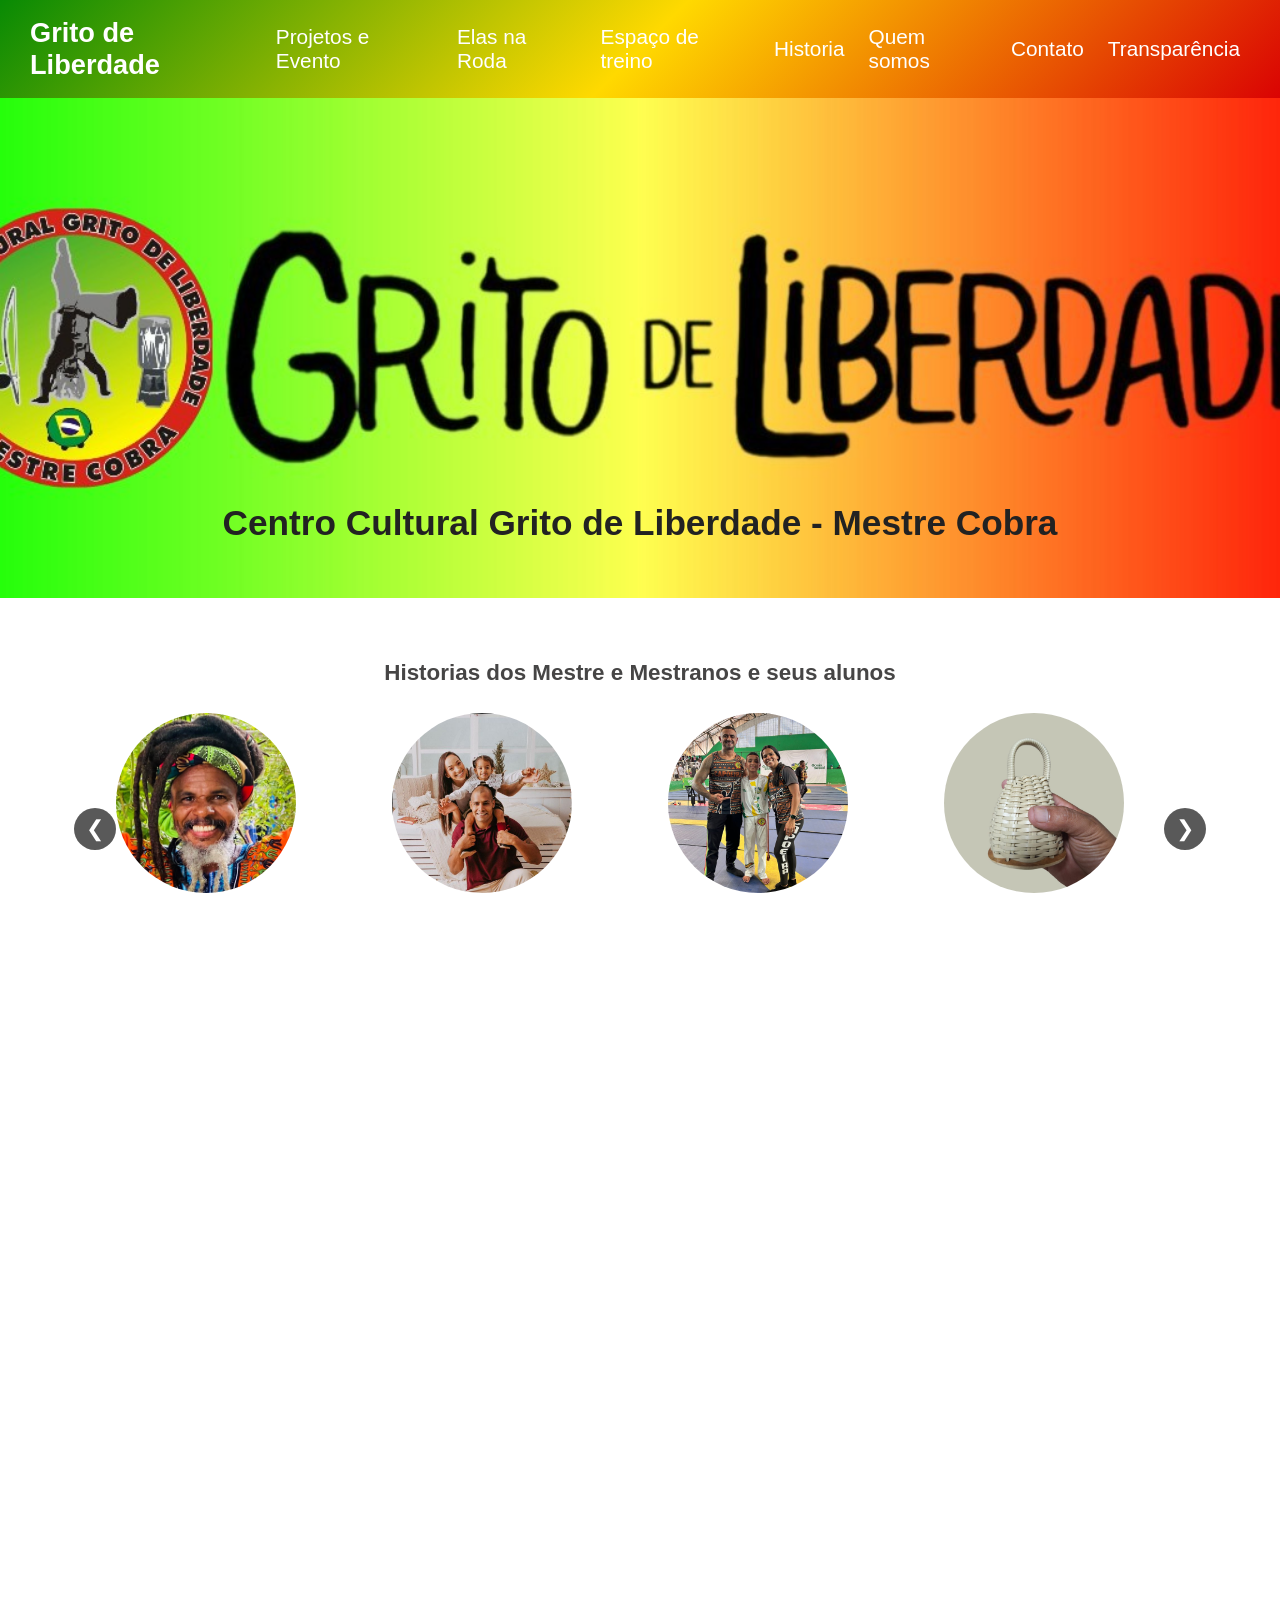
<file: index.html>
<!DOCTYPE html>
<html lang="pt-BR">
<head>
    <meta charset="UTF-8">
    <title>grito de liberdade</title>
    <meta name="viewport" content="width=device-width, initial-scale=1.0">
    <link rel="stylesheet" href="style.css">
</head>
<body>
<header class="topbar">
    <div class="logo">Grito de Liberdade </div>
    <nav class="nav" id="navMenu">
        <a href="projeto.html">Projetos e Evento</a>
        <a href="elas.html">Elas na Roda</a>
         <a href="treino.html">Espaço de treino</a>
        <a href="historia.html">Historia</a>
        <a href="somos.html">Quem somos</a>
        <a href="contato.html">Contato</a>
        <a href="#">Transparência</a>
    </nav>
    <div class="hamburger" id="hamburger">
        <span></span>
        <span></span>
        <span></span>
    </div>
</header>


<!-- HERO -->
<section class="hero">
    <img src="img/capa.jpg" alt="Banner desktop" class="hero-img hero-img-desktop">
    <img src="img/capa44.png" alt="Banner mobile" class="hero-img hero-img-mobile">

    <h1>Centro Cultural Grito de Liberdade - Mestre Cobra</h1>
    <!-----<p id="frase">Deus acima de tudo </p><br> ----->
</section>

    <!-- SEÇÃO EXPERIENCIA  (mantida) -->
     <div class="container">
<section class="caroseul">
    <h2> Historias dos Mestre e Mestranos e seus alunos </h2>

    <!-- BOTÕES -->
    <button class="carousel-btn prev">&#10094;</button>
    <button class="carousel-btn next">&#10095;</button>
    <div class="caroseul-track">
        
        <a href="./mestre/mestre.html" class="car-mestre">
            <article class="card-pro2">
                <img src="img/mestre/cobra.png" alt="capoeira">
                <div class="card-body">
                    <h3>Mestre Cobra</h3>
                    <p class="location">Riacho Fundo 1</p>
                </div>
            </article>
        </a>

      <a href="./mestre/td.html" class="car-mestre">
            <article class="card-pro2">
                <img src="img/td/td.png" alt="capoeira">
                <div class="card-body">
                    <h3>Mestrano Todo Duro</h3>
                    <p class="location">Samambaia Norte</p>
                </div>
            </article>
        </a>

        <a href="#" class="car-mestre">
            <article class="card-pro2">
                <img src="img/mo/molejo.jpeg" alt="capoeira">
                <div class="card-body">
                    <h3>Mestrano Molejo</h3>
                    <p class="location">Riacho fundo 2</p>
                </div>
            </article>
        </a>

        <a href="#" class="car-mestre">
            <article class="card-pro2">
                <img src="img/ras1.png" alt="capoeira">
                <div class="card-body">
                    <h3>Mestrano Quixaba</h3>
                    <p class="location">cidade</p>
                </div>
            </article>
        </a>
              <a href="#" class="car-mestre">
            <article class="card-pro2">
                <img src="img/ras2.png" alt="capoeira">
                <div class="card-body">
                    <h3>Mestrano Bacamarte</h3>
                    <p class="location">cidade</p>
                </div>
            </article>
        </a>
               <a href="#" class="car-mestre">
            <article class="card-pro2">
                <img src="img/ras3.png" alt="capoeira">
                <div class="card-body">
                    <h3>Mestrano</h3>
                    <p class="location">cidade</p>
                </div>
            </article>
        </a>
    </div>
</section>

<!-- CONTEUDO DO SITE DAQUI PRA BAIXO -->


<section class="conteudo-site">
    <h2>Conheça o Grito de Liberdade desde de 2005</h2>

    <div class="conteudo-bloco">
        <div class="conteudo-texto">
            <p>
                O Centro Cultural Grito de Liberdade Mestre Cobra é um espaço dedicado
                à valorização da capoeira, da cultura popular e da formação humana.
                Aqui, tradição, disciplina, respeito e identidade caminham juntos.
            </p>

            <p>
                Mais do que um local de treino, este espaço representa união,
                história e fortalecimento da comunidade. Crianças, jovens e adultos
                encontram aqui aprendizado, convivência e inspiração para crescer
                dentro e fora da roda.
            </p>

            <p>
                Nosso compromisso é preservar as raízes da capoeira, incentivar a
                cultura afro-brasileira e abrir portas para novas gerações por meio
                do esporte, da música e da educação cultural.
            </p>

            <p>
                Texto rascunho: este espaço também pode receber informações sobre
                eventos, aulas especiais, projetos sociais, oficinas, apresentações
                culturais e atividades abertas ao público.
            </p>
        </div>

        <div class="conteudo-imagem imagem-media">
            <img src="img/rascunho.png" alt="Grupo cultural Grito de Liberdade">
        </div>
    </div>

    <div class="conteudo-bloco reverse">
    

        <div class="conteudo-texto">
            <h3>Tradição, respeito e movimento</h3>
            <p>
                Cada aula, treino e apresentação reforça o valor da disciplina,
                da amizade e do respeito aos mestres e aos alunos. A capoeira
                é expressão corporal, música, ancestralidade e resistência.
            </p>

            <p>
                No Grito de Liberdade, buscamos manter viva essa energia por meio
                de encontros, rodas, eventos culturais e ações que aproximam a
                comunidade da sua própria história.
            </p>

            <p>
                Texto rascunho: aqui você pode adicionar no futuro informações
                sobre calendário de aulas, horários, locais de apresentação
                e convites para participação da comunidade.
            </p>
        </div>
            <div class="conteudo-imagem imagem-pequena">
            <img src="img/rascunho.png" alt="Treino de capoeira">
        </div>
    </div>

    <div class="conteudo-galeria-dupla">
        <div class="galeria-item">
            <img src="img/rascunho.png" alt="Imagem de roda cultural">
            <p>
                Texto rascunho: espaço para falar sobre a roda, a energia do grupo,
                os instrumentos, o canto e a presença da comunidade.
            </p>
        </div>

        <div class="galeria-item">
            <img src="img/rascunho.png" alt="Imagem de apresentação">
            <p>
                Texto rascunho: espaço para explicar apresentações, encontros,
                festivais, batizados e momentos especiais do projeto.
            </p>
        </div>
    </div>

    <div class="conteudo-bloco">
        <div class="conteudo-texto">
            <h3>Projeto cultural e social</h3>
            <p>
                O trabalho desenvolvido também fortalece a convivência, o espírito
                de grupo e o sentimento de pertencimento. A capoeira, além do
                movimento, ensina valores que acompanham cada aluno em sua caminhada.
            </p>

            <p>
                Texto rascunho: este bloco pode receber depoimentos, história do
                mestre, história do grupo, objetivos do projeto e descrição das
                ações realizadas ao longo do ano.
            </p>

            <p>
                Texto rascunho: também é possível usar este espaço para divulgar
                campanhas, parcerias, novos projetos e conteúdos institucionais.
            </p>
        </div>

        
            <div class="conteudo-imagem imagem-pequena">
                <img src="img/rascunho.png" alt="Imagem institucional 1">
            
           
        </div>
    </div>

    <div class="conteudo-destaque">
        <div class="destaque-item">
            <img src="img/rascunho.png" alt="Treinamento de capoeira">
            <p>Treinos voltados para disciplina, técnica e evolução.</p>
        </div>

        <div class="destaque-item">
            <img src="img/rascunho.png" alt="Roda de capoeira">
            <p>Rodas e encontros culturais com participação da comunidade.</p>
        </div>

        <div class="destaque-item">
            <img src="img/rascunho.png" alt="Projeto social e cultural">
            <p>Projetos que valorizam a cultura, a educação e a inclusão.</p>
        </div>
    </div>
</section>
<!-- SEÇÃO DE CARDS (NOVA – estilo da imagem) -->
<section >
    <h2>EVENTOS DA CAPOEIRA </h2>
    <div class="cards-grid">
        <!-- CARD -->
        <article class="card-pro">
            <img src="img/rascunho.png" alt="capoeira">
            <div class="card-body">
                <h3>rascunho</h3>
             
                <p class="location">Rascunho </p>
                <p class="price">rascunho <strong>rascunho</strong></p>
            </div>
        </article>
               <article class="card-pro">
            <img src="img/rascunho.png" alt="capoeira">
            <div class="card-body">
                <h3>rascunho</h3>
             
                <p class="location">Rascunho </p>
                <p class="price">rascunho <strong>rascunho</strong></p>
            </div>
        </article>
               <article class="card-pro">
            <img src="img/rascunho.png" alt="capoeira">
            <div class="card-body">
                <h3>rascunho</h3>
             
                <p class="location">Rascunho </p>
                <p class="price">rascunho <strong>rascunho</strong></p>
            </div>
        </article>
               <article class="card-pro">
            <img src="img/rascunho.png" alt="capoeira">
            <div class="card-body">
                <h3>rascunho</h3>
             
                <p class="location">Rascunho </p>
                <p class="price">rascunho <strong>rascunho</strong></p>
            </div>
        </article>
  
    </div>
</section>

</div>


<footer class="footer">
    <p>© kbsweb - Banto 2026 | Todo amor e treino reservado para Deus. </p>
    <a href="https://storyset.com/online">Online illustrations by Storyset</a>
</footer>

<script type="module" src="js/script.js"></script>

</body>
</html>
</file>
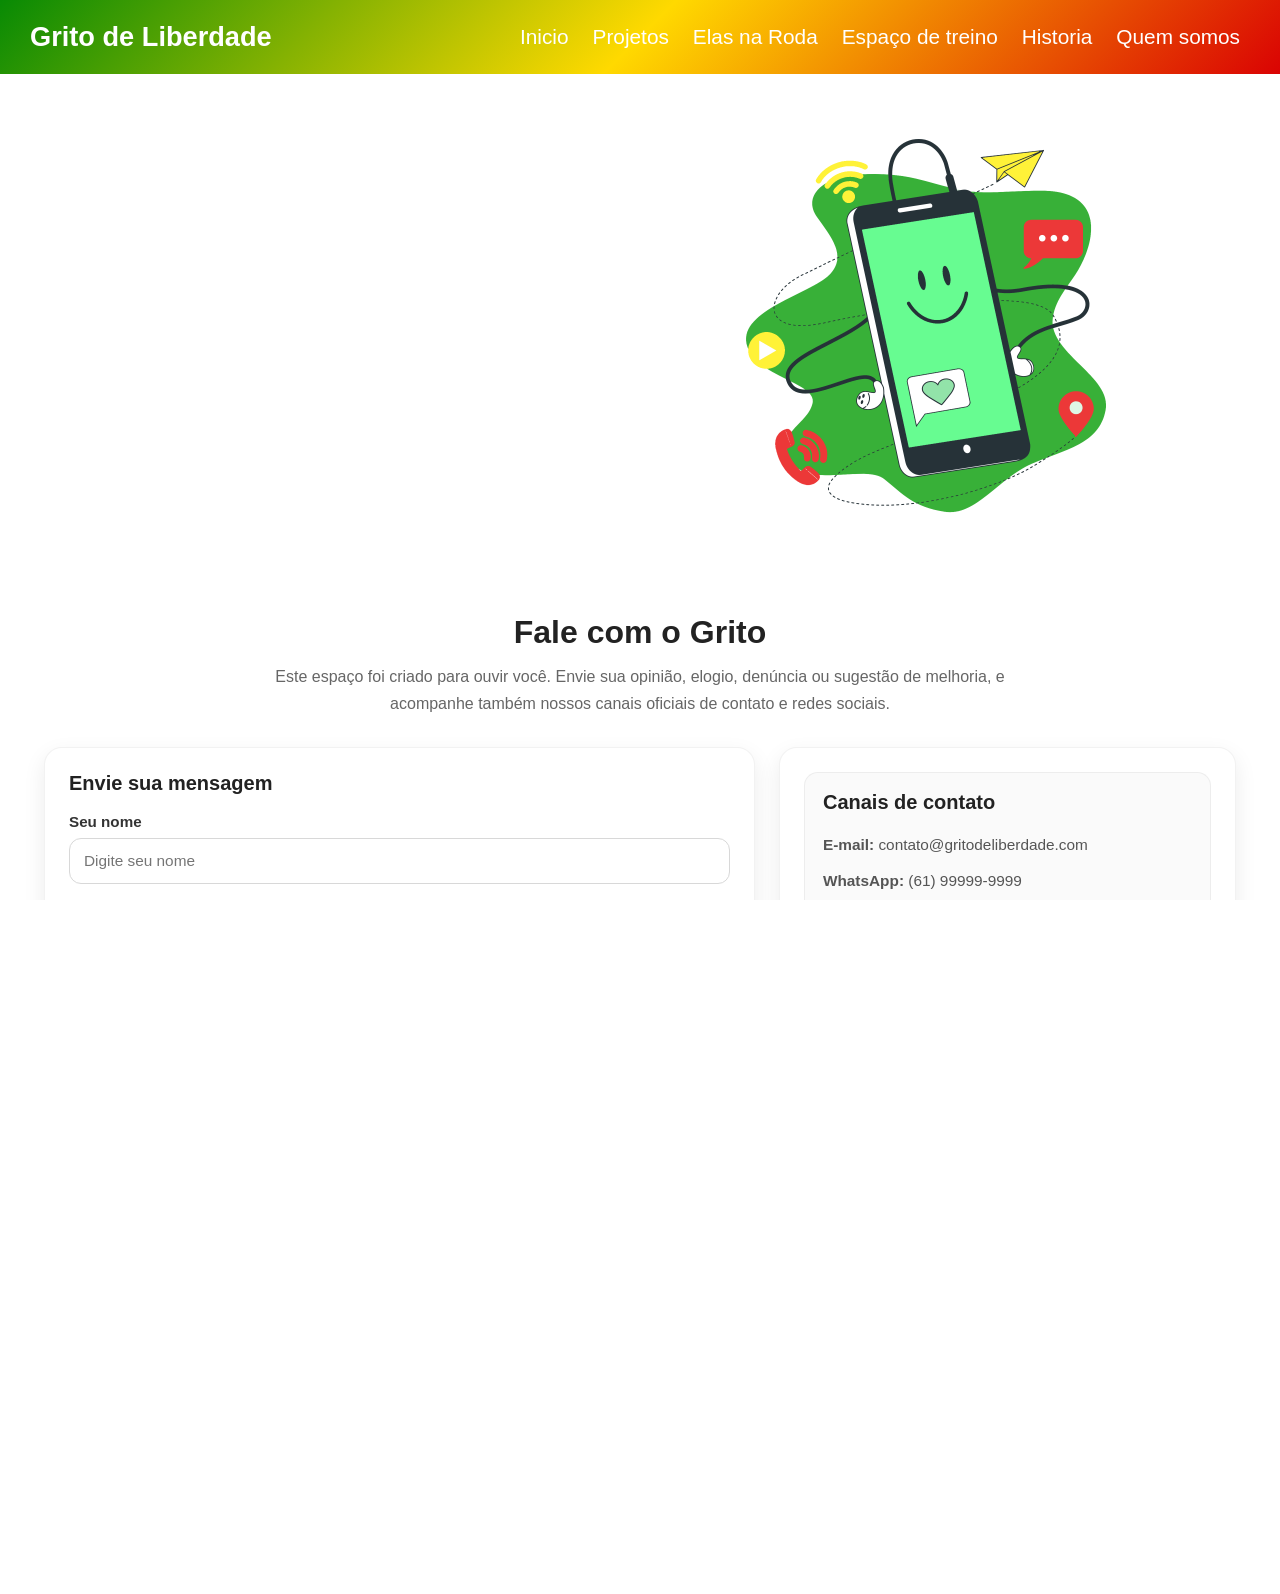
<file: contato.html>
<!DOCTYPE html>
<html lang="pt-BR">
<head>
    <meta charset="UTF-8">
    <title>grito de liberdade</title>
    <meta name="viewport" content="width=device-width, initial-scale=1.0">
    <link rel="stylesheet" href="./style.css">
</head>
<body>

<header class="topbar">
    <div class="logo">Grito de Liberdade </div>
    <nav class="nav" id="navMenu">
         <a href="index.html">Inicio</a>
        <a href="projeto.html">Projetos</a>
        <a href="elas.html">Elas na Roda</a>
         <a href="treino.html">Espaço de treino</a>
        <a href="historia.html">Historia</a>
        <a href="somos.html">Quem somos</a>
       
    </nav>
    <div class="hamburger" id="hamburger">
        <span></span>
        <span></span>
        <span></span>
    </div>
</header>

<!-- HERO -->
<section class="hero">
    <img src="img/contato1.png" alt="Banner desktop" class="hero-img hero-img-desktop" style="width: 35%; height: 100%; margin-left: 700px;">
    <img src="img/contato1.png" alt="Banner mobile" class="hero-img hero-img-mobile"style="width:100%; height: 100%;">

    
</section>

 <!-- CONTEUDO DAQUI PRA BAIXO  -->  
  <div class="contato-wrapper">

    <section class="contato-pagina">
        <div class="contato-topo">
            <h1 class="contato-titulo">Fale com o Grito</h1>
            <p class="contato-subtitulo">
                Este espaço foi criado para ouvir você. Envie sua opinião, elogio,
                denúncia ou sugestão de melhoria, e acompanhe também nossos canais
                oficiais de contato e redes sociais.
            </p>
        </div>

        <div class="contato-layout">

            <div class="contato-formulario-box">
                <h2 class="contato-box-titulo">Envie sua mensagem</h2>

                <form class="contato-formulario" id="contatoFormularioGrupo">
                    <div class="contato-campo">
                        <label for="contatoNomeGrupo">Seu nome</label>
                        <input type="text" id="contatoNomeGrupo" name="nome" placeholder="Digite seu nome">
                    </div>

                    <div class="contato-campo">
                        <label for="contatoEmailGrupo">Seu e-mail</label>
                        <input type="email" id="contatoEmailGrupo" name="email" placeholder="Digite seu e-mail">
                    </div>

                    <div class="contato-campo">
                        <label for="contatoTipoMensagem">Tipo de mensagem</label>
                        <select id="contatoTipoMensagem" name="tipo">
                            <option value="">Selecione uma opção</option>
                            <option value="opiniao">Opinião</option>
                            <option value="elogio">Elogio</option>
                            <option value="denuncia">Denúncia</option>
                            <option value="sugestao">Sugestão de melhoria</option>
                        </select>
                    </div>

                    <div class="contato-campo">
                        <label for="contatoAssuntoGrupo">Assunto</label>
                        <input type="text" id="contatoAssuntoGrupo" name="assunto" placeholder="Digite o assunto">
                    </div>

                    <div class="contato-campo">
                        <label for="contatoMensagemGrupo">Mensagem</label>
                        <textarea id="contatoMensagemGrupo" name="mensagem" rows="6" placeholder="Escreva sua mensagem aqui"></textarea>
                    </div>

                    <div class="contato-campo contato-campo-check">
                        <input type="checkbox" id="contatoAnonimoGrupo" name="anonimo">
                        <label for="contatoAnonimoGrupo">Quero enviar de forma reservada</label>
                    </div>

                    <button type="submit" class="contato-botao-enviar">Enviar mensagem</button>
                </form>
            </div>

            <aside class="contato-infos-box">
                <div class="contato-info-bloco">
                    <h2 class="contato-box-titulo">Canais de contato</h2>
                    <p><strong>E-mail:</strong> contato@gritodeliberdade.com</p>
                    <p><strong>WhatsApp:</strong> (61) 99999-9999</p>
                    <p><strong>Atendimento:</strong> Segunda a sexta, das 9h às 18h</p>
                </div>

           

                <div class="contato-info-bloco">
                    <h2 class="contato-box-titulo">Importante</h2>
                    <p>
                        Este espaço também pode ser utilizado para enviar observações
                        importantes sobre organização, atendimento, atividades, projetos,
                        condutas e melhorias para o grupo.
                    </p>
                </div>
            </aside>

        </div>
    </section>

</div>


<footer class="footer">
    <p>© kbsweb - Banto 2026 | Todo amor e treino reservado para Deus. </p>
</footer>

<script type="module" src="js/script.js"></script>

</body>
</html>
</file>
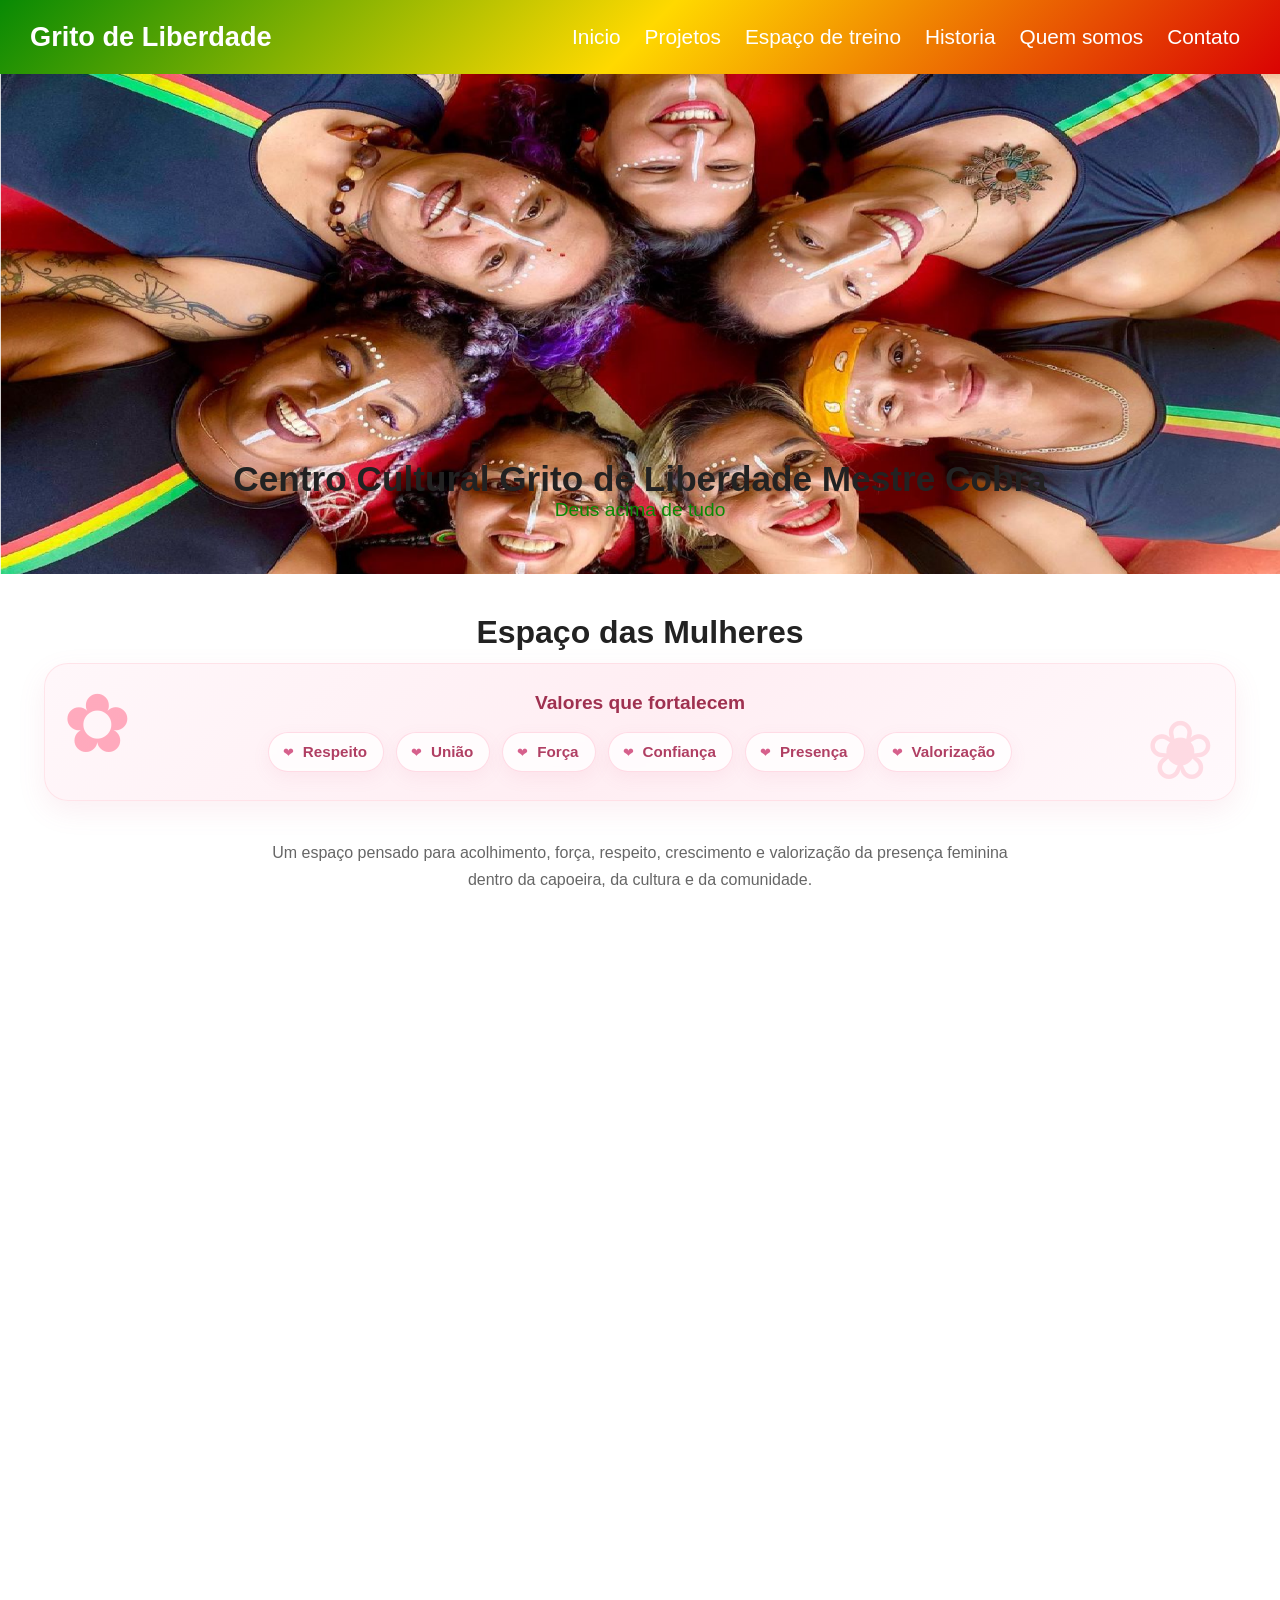
<file: elas.html>
<!DOCTYPE html>
<html lang="pt-BR">
<head>
    <meta charset="UTF-8">
    <title>grito de liberdade</title>
    <meta name="viewport" content="width=device-width, initial-scale=1.0">
    <link rel="stylesheet" href="./style.css">
</head>
<body>

<header class="topbar">
    <div class="logo">Grito de Liberdade </div>
    <nav class="nav" id="navMenu">
         <a href="index.html">Inicio</a>
        <a href="projeto.html">Projetos</a>
         <a href="treino.html">Espaço de treino</a>
        <a href="historia.html">Historia</a>
        <a href="somos.html">Quem somos</a>
        <a href="contato.html">Contato</a>
    </nav>
    <div class="hamburger" id="hamburger">
        <span></span>
        <span></span>
        <span></span>
    </div>
</header>

<!-- HERO -->
<section class="hero">
    <div class="elas">
    <img src="img/elas/3.png" alt="Banner desktop" class="hero-img hero-img-desktop hero-img-elas">
    <img src="img/elas/3.png" alt="Banner mobile" class="hero-img hero-img-mobile hero-img-elas">

    <h1>Centro Cultural Grito de Liberdade Mestre Cobra</h1>
    <p id="frase">Deus acima de tudo </p><br>
    </div>
</section>

 <!-- CONTEUDO DAQUI PRA BAIXO  -->  
<div class="mulheres-container">

    <section class="mulheres-area">
        <div class="mulheres-topo">
            <h2 class="mulheres-titulo">Espaço das Mulheres</h2>
                    <div class="mulheres-faixa">
            <h3>Valores que fortalecem</h3>
            <div class="mulheres-faixa-grid">
                <div class="mulheres-faixa-item">
                    <span>Respeito</span>
                </div>
                <div class="mulheres-faixa-item">
                    <span>União</span>
                </div>
                <div class="mulheres-faixa-item">
                    <span>Força</span>
                </div>
                <div class="mulheres-faixa-item">
                    <span>Confiança</span>
                </div>
                <div class="mulheres-faixa-item">
                    <span>Presença</span>
                </div>
                <div class="mulheres-faixa-item">
                    <span>Valorização</span>
                </div>
            </div>
        </div>
            <p class="mulheres-subtitulo">
                Um espaço pensado para acolhimento, força, respeito, crescimento e valorização
                da presença feminina dentro da capoeira, da cultura e da comunidade.
            </p>
        </div>

        <div class="mulheres-bloco">
            <div class="mulheres-texto">
                <h3>Um espaço de presença e valorização</h3>
                <p>
                    O Espaço das Mulheres foi criado para fortalecer a participação feminina,
                    incentivar a convivência, valorizar trajetórias e abrir ainda mais espaço
                    para voz, presença e crescimento dentro da caminhada cultural.
                </p>

                <p>
                    Aqui, cada mulher pode encontrar respeito, incentivo, união e oportunidade
                    para desenvolver sua força, sua confiança e sua identidade, dentro e fora
                    da roda.
                </p>

                <p>
                    Texto rascunho: este espaço pode receber futuramente histórias, depoimentos,
                    ações especiais, encontros femininos e momentos importantes vividos pelas
                    mulheres do grupo.
                </p>
            </div>

            <div class="mulheres-imagem mulheres-imagem-media">
                <img src="img/rascunho.png" alt="Espaço dedicado às mulheres do grupo">
            </div>
        </div>

        <div class="mulheres-bloco mulheres-reverso">
            <div class="mulheres-imagem mulheres-imagem-pequena">
                <img src="img/rascunho.png" alt="Mulheres na capoeira e na cultura">
            </div>

            <div class="mulheres-texto">
                <h3>Força, respeito e caminhada</h3>
                <p>
                    A presença feminina na capoeira representa coragem, resistência,
                    sensibilidade e transformação. Cada participação fortalece o grupo
                    e amplia a construção de um ambiente mais acolhedor, respeitoso e unido.
                </p>

                <p>
                    O objetivo deste espaço é reconhecer, apoiar e valorizar as mulheres
                    que fazem parte dessa história, incentivando sempre a participação,
                    o aprendizado e o protagonismo.
                </p>
            </div>
        </div>

        <div class="mulheres-destaques">
            <div class="mulheres-card">
                <img src="img/rascunho.png" alt="União entre mulheres">
                <h4>Acolhimento</h4>
                <p>
                    Um espaço de escuta, respeito e valorização da caminhada de cada mulher.
                </p>
            </div>

            <div class="mulheres-card">
                <img src="img/rascunho.png" alt="Mulheres em atividade cultural">
                <h4>Participação</h4>
                <p>
                    Incentivo para presença ativa nas rodas, treinos, encontros e projetos.
                </p>
            </div>

            <div class="mulheres-card">
                <img src="img/rascunho.png" alt="Crescimento feminino no grupo">
                <h4>Crescimento</h4>
                <p>
                    Desenvolvimento de confiança, identidade, convivência e fortalecimento coletivo.
                </p>
            </div>
        </div>

        <div class="mulheres-bloco">
            <div class="mulheres-texto">
                <h3>Valorização da trajetória feminina</h3>
                <p>
                    Cada história carrega aprendizado, superação e presença. Valorizar a trajetória
                    feminina é reconhecer sua importância dentro do grupo, da cultura e da construção
                    diária de um ambiente mais forte e mais justo.
                </p>

                <p>
                    Texto rascunho: aqui você pode falar sobre homenagens, ações especiais,
                    eventos voltados para mulheres e momentos marcantes de participação feminina.
                </p>

                <p>
                    Também pode ser um espaço para mensagens de incentivo, união e reconhecimento
                    da contribuição de cada mulher para a caminhada do grupo.
                </p>
            </div>

            <div class="mulheres-coluna-imagens">
                <div class="mulheres-imagem mulheres-imagem-pequena">
                    <img src="img/rascunho.png" alt="Imagem feminina 1">
                </div>
            
            </div>
        </div>



        <div class="mulheres-mensagem-final">
            <h3>Um espaço para crescer juntas</h3>
            <p>
                Este espaço é dedicado às mulheres que fazem parte dessa caminhada e também
                àquelas que desejam conhecer, participar e construir novas experiências dentro
                da cultura, da capoeira e da comunidade.
            </p>

            <p>
                Texto rascunho: aqui você pode colocar uma mensagem especial, uma homenagem,
                uma fala institucional ou um convite para participação feminina no grupo.
            </p>
        </div>
    </section>

</div>
 


<footer class="footer">
    <p>© kbsweb - Banto 2026 | Todo amor e treino reservado para Deus. </p>
</footer>

<script type="module" src="js/script.js"></script>

</body>
</html>
</file>
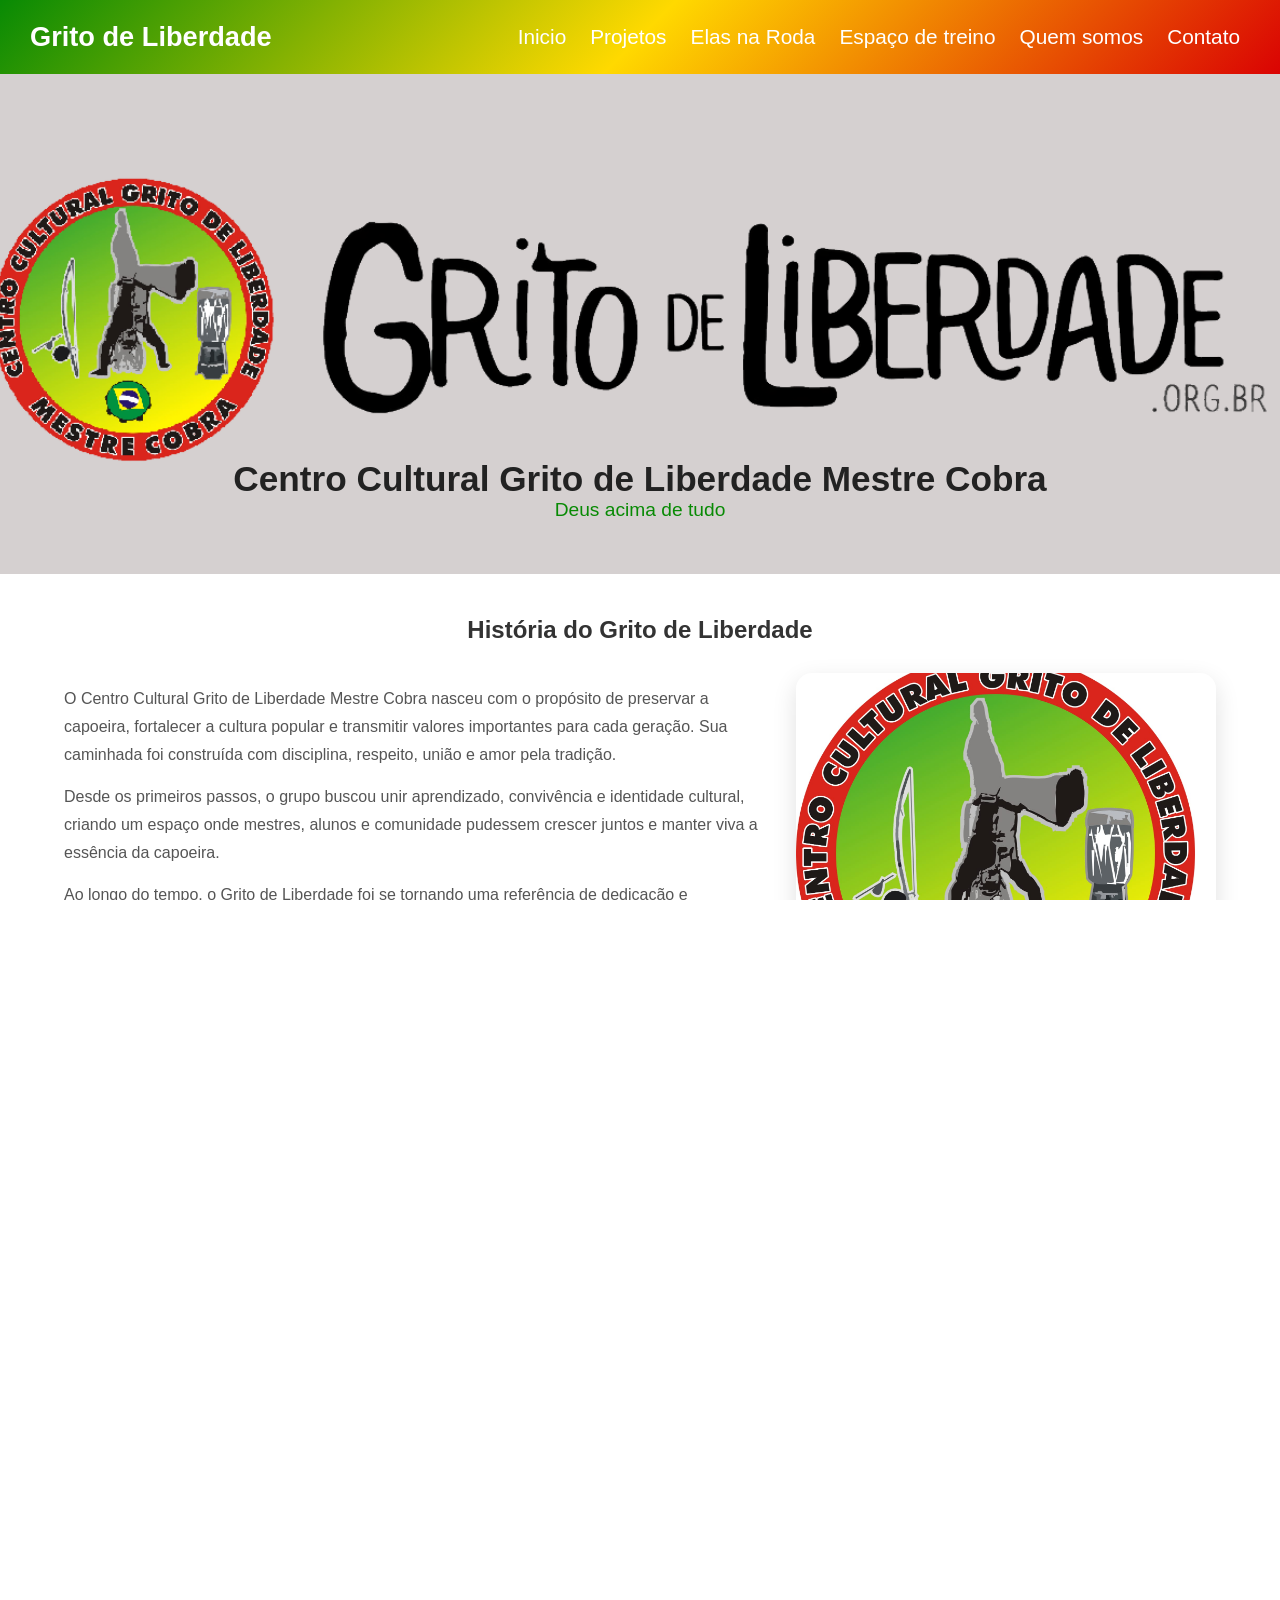
<file: historia.html>
<!DOCTYPE html>
<html lang="pt-BR">
<head>
    <meta charset="UTF-8">
    <title>grito de liberdade</title>
    <meta name="viewport" content="width=device-width, initial-scale=1.0">
    <link rel="stylesheet" href="./style.css">
</head>
<body>

<header class="topbar">
    <div class="logo">Grito de Liberdade </div>
    <nav class="nav" id="navMenu">
         <a href="index.html">Inicio</a>
        <a href="projeto.html">Projetos</a>
        <a href="elas.html">Elas na Roda</a>
         <a href="treino.html">Espaço de treino</a>
        <a href="somos.html">Quem somos</a>
        <a href="contato.html">Contato</a>
    </nav>
    <div class="hamburger" id="hamburger">
        <span></span>
        <span></span>
        <span></span>
    </div>
</header>

<!-- HERO -->
<section class="hero">
    <img src="img/grito2.png" alt="Banner desktop" class="hero-img hero-img-desktop">
    <img src="img/grito4.jpg" alt="Banner mobile" class="hero-img hero-img-mobile">

    <h1>Centro Cultural Grito de Liberdade Mestre Cobra</h1>
    <p id="frase">Deus acima de tudo </p><br>
</section>
<!------CONTEUDO DAQUI PRA BAIXO --------->
<div class="historia-container">

    <section class="historia-grupo">
        <h2>História do Grito de Liberdade</h2>

        <div class="historia-bloco">
            <div class="historia-texto">
                <p>
                    O Centro Cultural Grito de Liberdade Mestre Cobra nasceu com o propósito
                    de preservar a capoeira, fortalecer a cultura popular e transmitir valores
                    importantes para cada geração. Sua caminhada foi construída com disciplina,
                    respeito, união e amor pela tradição.
                </p>

                <p>
                    Desde os primeiros passos, o grupo buscou unir aprendizado, convivência
                    e identidade cultural, criando um espaço onde mestres, alunos e comunidade
                    pudessem crescer juntos e manter viva a essência da capoeira.
                </p>

                <p>
                    Ao longo do tempo, o Grito de Liberdade foi se tornando uma referência
                    de dedicação e compromisso, mantendo vivas as rodas, os cantos,
                    os instrumentos e a força da ancestralidade.
                </p>

                <p>
                    Texto rascunho: aqui você pode colocar futuramente a data de fundação,
                    o local onde o grupo começou e os primeiros acontecimentos marcantes
                    dessa história.
                </p>
            </div>

            <div class="historia-imagem historia-imagem-media">
                <img src="img/rascunho.png" alt="História do grupo Grito de Liberdade">
            </div>
        </div>

        <div class="historia-bloco historia-reverso">
            <div class="historia-imagem historia-imagem-pequena">
                <img src="img/rascunho.png" alt="Mestre e alunos em momento histórico">
            </div>

            <div class="historia-texto">
                <h3>O início da caminhada</h3>
                <p>
                    Toda história forte começa com coragem, visão e perseverança.
                    O grupo foi sendo formado aos poucos, com base na dedicação aos treinos,
                    ao aprendizado constante e ao compromisso de manter viva a tradição.
                </p>

                <p>
                    Com o passar dos anos, novas pessoas chegaram, novos alunos surgiram
                    e a história do grupo cresceu junto com a comunidade. Cada roda,
                    cada encontro e cada apresentação ajudaram a fortalecer essa identidade.
                </p>

                <p>
                    Texto rascunho: neste espaço você pode contar quem foram os primeiros
                    alunos, onde aconteciam os primeiros treinos e quais foram as primeiras
                    conquistas do grupo.
                </p>
            </div>
        </div>

        <div class="historia-galeria-dupla">
            <div class="historia-galeria-item">
                <img src="img/rascunho.png" alt="Momento histórico da capoeira">
                <p>
                    Texto rascunho: espaço para falar sobre uma roda importante, um evento
                    marcante ou uma apresentação especial que tenha feito parte da história.
                </p>
            </div>

            <div class="historia-galeria-item">
                <img src="img/rascunho.png" alt="Registro cultural do grupo">
                <p>
                    Texto rascunho: espaço para destacar o crescimento do projeto, a presença
                    da comunidade e a força cultural construída ao longo do tempo.
                </p>
            </div>
        </div>

        <div class="historia-bloco">
            <div class="historia-texto">
                <h3>Mestre Cobra e a continuidade da tradição</h3>
                <p>
                    A história do Grito de Liberdade também passa pela dedicação do Mestre Cobra,
                    que representa liderança, compromisso e continuidade dentro da capoeira.
                    Sua atuação fortalece o grupo e inspira alunos a seguirem com disciplina,
                    respeito e responsabilidade.
                </p>

                <p>
                    Mais do que ensinar movimentos, a missão é transmitir valores, memória
                    e identidade. A capoeira é vivida como arte, cultura, resistência
                    e formação humana.
                </p>

                <p>
                    Texto rascunho: aqui você pode inserir informações sobre a trajetória
                    do mestre, seus ensinamentos, sua formação e sua contribuição para
                    o crescimento do grupo.
                </p>
            </div>

            <div class="historia-coluna-imagens">
                <div class="historia-imagem historia-imagem-pequena">
                    <img src="img/rascunho.png" alt="Imagem do mestre">
                </div>
                <div class="historia-imagem historia-imagem-media">
                    <img src="img/rascunho.png" alt="Imagem histórica do grupo">
                </div>
            </div>
        </div>

        <div class="historia-bloco historia-reverso">
            <div class="historia-imagem historia-imagem-media">
                <img src="img/rascunho.png" alt="Roda de capoeira e tradição">
            </div>

            <div class="historia-texto">
                <h3>Uma história que continua</h3>
                <p>
                    A caminhada do grupo continua sendo escrita com novas experiências,
                    novos alunos e novas conquistas. Cada etapa fortalece ainda mais
                    a missão de manter viva a tradição e ampliar o alcance cultural do projeto.
                </p>

                <p>
                    O passado é a base, o presente é o trabalho diário e o futuro
                    é construído com união, respeito e compromisso com a capoeira
                    e com a comunidade.
                </p>

                <p>
                    Texto rascunho: este espaço pode receber informações sobre metas futuras,
                    expansão do projeto, novos eventos e a continuidade do legado do grupo.
                </p>
            </div>
        </div>

        <div class="historia-destaques">
            <div class="historia-card">
                <img src="img/rascunho.png" alt="Origem do grupo">
                <p>Origem do grupo, primeiros passos e início da caminhada cultural.</p>
            </div>

            <div class="historia-card">
                <img src="img/rascunho.png" alt="Crescimento do projeto">
                <p>Crescimento do projeto com participação de alunos e comunidade.</p>
            </div>

            <div class="historia-card">
                <img src="img/rascunho.png" alt="Tradição e continuidade">
                <p>Tradição, continuidade e fortalecimento da capoeira ao longo do tempo.</p>
            </div>
        </div>
    </section>

</div>




<footer class="footer">
    <p>© kbsweb - Banto 2026 | Todo amor e treino reservado para Deus. </p>
</footer>

<script type="module" src="js/script.js"></script>

</body>
</html>
</file>
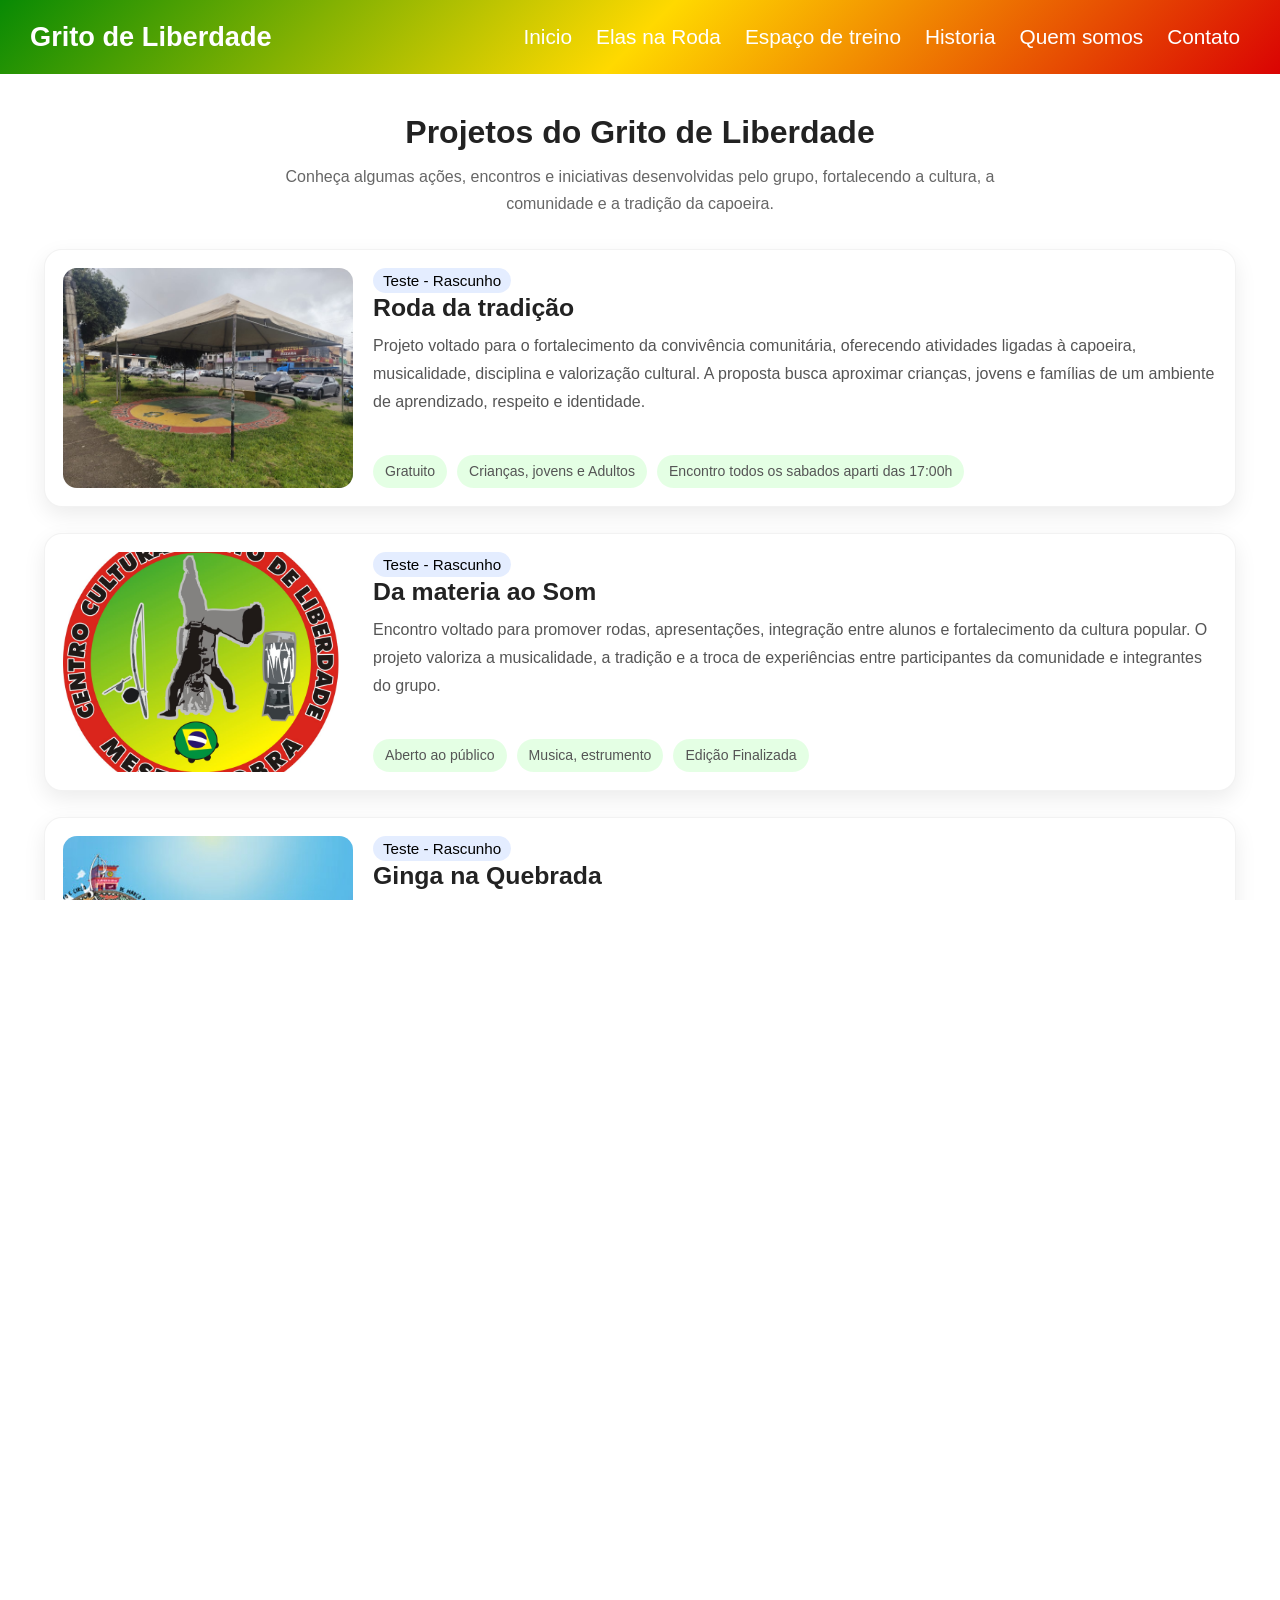
<file: projeto.html>
<!DOCTYPE html>
<html lang="pt-BR">
<head>
    <meta charset="UTF-8">
    <title>Compartilhar Experiência | Noite do Casal</title>
    <meta name="viewport" content="width=device-width, initial-scale=1.0">
    <link rel="stylesheet" href="./style.css">
</head>

<header class="topbar">
    <div class="logo">Grito de Liberdade </div>
    <nav class="nav" id="navMenu">
          <a href="index.html">Inicio</a>
        <a href="elas.html">Elas na Roda</a>
         <a href="treino.html">Espaço de treino</a>
        <a href="historia.html">Historia</a>
        <a href="somos.html">Quem somos</a>
        <a href="contato.html">Contato</a>
    </nav>
    <div class="hamburger" id="hamburger">
        <span></span>
        <span></span>
        <span></span>
    </div>
</header>
<body>
<!-----CONTEUDO DAQUI PRA BAIXO -->

<div class="projetos-wrapper">

    <section class="projetos-pagina">
        <div class="projetos-topo">
            <h1 class="projetos-titulo">Projetos do Grito de Liberdade</h1>
            <p class="projetos-subtitulo">
                Conheça algumas ações, encontros e iniciativas desenvolvidas pelo grupo,
                fortalecendo a cultura, a comunidade e a tradição da capoeira.
            </p>
        </div>

        <div class="projetos-lista">
            <article class="projeto-card-horizontal">
                <div class="projeto-card-midia">
                    <img src="img/roda.jpeg" alt="Projeto Capoeira na Comunidade">
                </div>
                <div class="projeto-card-conteudo">
                     <p class="projeto-card-meta">Teste - Rascunho</p>
                    <h2 class="projeto-card-titulo">Roda da tradição</h2>
                    <p class="projeto-card-descricao">
                        Projeto voltado para o fortalecimento da convivência comunitária,
                        oferecendo atividades ligadas à capoeira, musicalidade, disciplina
                        e valorização cultural. A proposta busca aproximar crianças, jovens
                        e famílias de um ambiente de aprendizado, respeito e identidade.</p>
                    <div class="projeto-card-rodape">
                        <div class="projeto-card-info">
                            <span>Gratuito</span>
                            <span>Crianças, jovens e Adultos</span>
                            <span>Encontro todos os sabados aparti das 17:00h</span>
                        </div>
                        <!--<a href="#" class="projeto-card-botao">Participar</a> NAO APAGAR 01-03-26 ---->
                    </div>
                </div>
            </article>

            <article class="projeto-card-horizontal">
                <div class="projeto-card-midia">
                    <img src="img/rascunho.png" alt="Projeto Roda Cultural">
                </div>
                <div class="projeto-card-conteudo">
                     <p class="projeto-card-meta">Teste - Rascunho</p>
                    <h2 class="projeto-card-titulo">Da materia ao Som</h2>
                    <p class="projeto-card-descricao">
                        Encontro voltado para promover rodas, apresentações, integração entre
                        alunos e fortalecimento da cultura popular. O projeto valoriza a
                        musicalidade, a tradição e a troca de experiências entre participantes
                        da comunidade e integrantes do grupo.</p>
                    <div class="projeto-card-rodape">
                        <div class="projeto-card-info">
                            <span>Aberto ao público</span>
                            <span>Musica, estrumento</span>
                            <span>Edição Finalizada</span>
                        </div>
                    </div>
                </div>
            </article>
            <article class="projeto-card-horizontal">
                <div class="projeto-card-midia">
                    <img src="img/ginga.jpg" alt="Projeto Formação e Disciplina">
                </div>
                <div class="projeto-card-conteudo">
                     <p class="projeto-card-meta">Teste - Rascunho</p>
                    <h2 class="projeto-card-titulo">Ginga na Quebrada</h2>
                    <p class="projeto-card-descricao">
                        Iniciativa que busca fortalecer fundamentos da capoeira, disciplina,
                        respeito e desenvolvimento pessoal. O foco está no crescimento dos
                        alunos dentro da prática e também na formação de valores para a vida
                        em grupo e em comunidade.</p>
                    <div class="projeto-card-rodape">
                        <div class="projeto-card-info">
                            <span>Turmas contínuas</span>
                            <span>Todos os níveis</span>
                            <span>Formação cultural</span>
                        </div>
                    </div>
                </div>
            </article>













            <article class="projeto-card-horizontal">
                <div class="projeto-card-midia">
                    <img src="img/elas/1.png" alt="Projeto Musicalidade e Tradição">
                </div>
                <div class="projeto-card-conteudo">
                     <p class="projeto-card-meta">Teste - Rascunho</p>
                    <h2 class="projeto-card-titulo">Outubro Rosa: Benefícios da capoeira na saúde da mulher</h2>
                    <p class="projeto-card-descricao">
                     O Outubro Rosa é uma campanha de conscientização sobre o câncer de mama, destacando a importância da prevenção, do diagnóstico precoce e do apoio durante o tratamento. 
                     No Centro Cultural e Social Grito de Liberdade, a capoeira é apresentada como uma aliada na saúde das mulheres, promovendo benefícios físicos, emocionais e sociais.

Na prevenção, a prática da capoeira contribui para o controle do peso, melhora do sistema imunológico, equilíbrio hormonal e redução do estresse, fatores importantes para diminuir o risco da doença. 
Além disso, incentiva o autocuidado e a atenção à saúde.
Durante o tratamento, a capoeira auxilia na reabilitação física, melhora da flexibilidade, aumento da energia e fortalecimento emocional.
 Também proporciona apoio social, eleva a autoestima e ajuda na recuperação da qualidade de vida.
Assim, a capoeira se mostra uma ferramenta poderosa de bem-estar, prevenção e superação na vida das mulheres</p>
                    <div class="projeto-card-rodape">
                        <div class="projeto-card-info">
                            <span>Compartilhando Vivencia</span>
                            <span>Incentivo a cultura</span>
                            <span>Saude e bem-estar </span>
                        </div>
                    </div>
                </div>
            </article>
                      <article class="projeto-card-horizontal">
                <div class="projeto-card-midia">
                    <img src="img/quilombo.png">
                </div>
                <div class="projeto-card-conteudo">
                     <p class="projeto-card-meta">Teste - Rascunho</p>
                    <h2 class="projeto-card-titulo">Quilombo nas Escolas</h2>
                    <p class="projeto-card-descricao">
                     O Projeto Quilombo nas Escolas, realizado pelo Centro Cultural e Social Grito de Liberdade – Mestre Cobra, está promovendo a 15ª edição do espetáculo Quilombos da Liberdade – Consciência Negra em escolas públicas do Distrito Federal.
A iniciativa leva apresentações educativas e culturais para estudantes do ensino básico ao médio, abordando a história e os valores da cultura afro-brasileira por meio da capoeira. 
Com aulas-espetáculos divididas em atos, o projeto une música, movimento e narrativa para mostrar a importância da identidade cultural e da diversidade.
Além de incentivar o conhecimento e valorização da cultura afro-brasileira, o projeto também contribui para a aplicação da Lei 10.639/2003 nas escolas.
 Há quase duas décadas, o grupo desenvolve ações sociais e culturais no DF, utilizando a capoeira como ferramenta de inclusão, cidadania e transformação social.</p>
                    <div class="projeto-card-rodape">
                        <div class="projeto-card-info">
                            <span>Apresentação </span>
                            <span>Dança Cultural</span>
                            <span>Para o publico</span>
                        </div>
                    </div>
                </div>
            </article>
                      <article class="projeto-card-horizontal">
                <div class="projeto-card-midia">
                    <img src="img/angola.jpeg" alt="Projeto Musicalidade e Tradição">
                </div>
                <div class="projeto-card-conteudo">
                     <p class="projeto-card-meta">Teste - Rascunho</p>
                    
                    <h2 class="projeto-card-titulo">Escola de capoeira angola - Essencia da liberdade</h2>
                    <p class="projeto-card-descricao">
                        Projeto dedicado à vivência da musicalidade da capoeira, com foco em
                        canto, ritmo, instrumentos e tradição. A proposta reforça a importância
                        do berimbau, do pandeiro, do atabaque e da memória cultural dentro da roda.</p>
                    <div class="projeto-card-rodape">
                        <div class="projeto-card-info">
                            <span>Vivência cultural</span>
                            <span>Instrumentos e canto</span>
                            <span>Turma aberta</span>
                        </div>
                    </div>
                </div>
            </article>
                      <article class="projeto-card-horizontal">
                <div class="projeto-card-midia">
                    <img src="img/quilombo1.jpg">
                </div>
                <div class="projeto-card-conteudo">
                       <p class="projeto-card-meta">Teste - Rascunho</p>
                    <h2 class="projeto-card-titulo">Quilombo da Liberdade Live</h2>
                    <p class="projeto-card-descricao">
Desde 2005, o Centro Cultural Grito de Liberdade promove a valorização das raízes afro-brasileiras por meio da capoeira no Distrito Federal.
 Em razão da pandemia, o projeto passou a ocorrer de forma online, com o “Quilombo da Liberdade Live”, oferecendo aulas gratuitas de capoeira (angola e regional) via Zoom e uma programação de lives culturais com diversos grupos artísticos.
Além da difusão cultural, o projeto também realiza ações solidárias, como arrecadação e distribuição de alimentos para famílias em situação de vulnerabilidade. 
A iniciativa reúne diferentes expressões da cultura popular e reforça a importância da arte como forma de resistência, inclusão e preservação das tradições.

                       .</p>
                    <div class="projeto-card-rodape">
                        <div class="projeto-card-info">
                            <span>Solidariedade</span>
                            <span>Ação social</span>
                            <span>União</span>
                        </div>
                    </div>
                </div>
            </article>
                    <article class="projeto-card-horizontal">
                <div class="projeto-card-midia">
                    <img src="img/rascunho.png" alt="Projeto Musicalidade e Tradição">
                </div>
                <div class="projeto-card-conteudo">
                     <p class="projeto-card-meta">Teste - Rascunho</p>
                    <h2 class="projeto-card-titulo">Musicalidade e Tradição</h2>
                    <p class="projeto-card-descricao">
                        Projeto dedicado à vivência da musicalidade da capoeira, com foco em
                        canto, ritmo, instrumentos e tradição. A proposta reforça a importância
                        do berimbau, do pandeiro, do atabaque e da memória cultural dentro da roda.</p>
                    <div class="projeto-card-rodape">
                        <div class="projeto-card-info">
                            <span>Vivência cultural</span>
                            <span>Instrumentos e canto</span>
                            <span>Turma aberta</span>
                        </div>
                    </div>
                </div>
            </article>

        </div>
    </section>

</div>




<script type="module" src="js/script.js"></script>
<foter class="footer">
   <p>© kbsweb - Banto 2026 | Todo amor e treino reservado para Deus. </p>
</footer>
</body>
</html>
</file>
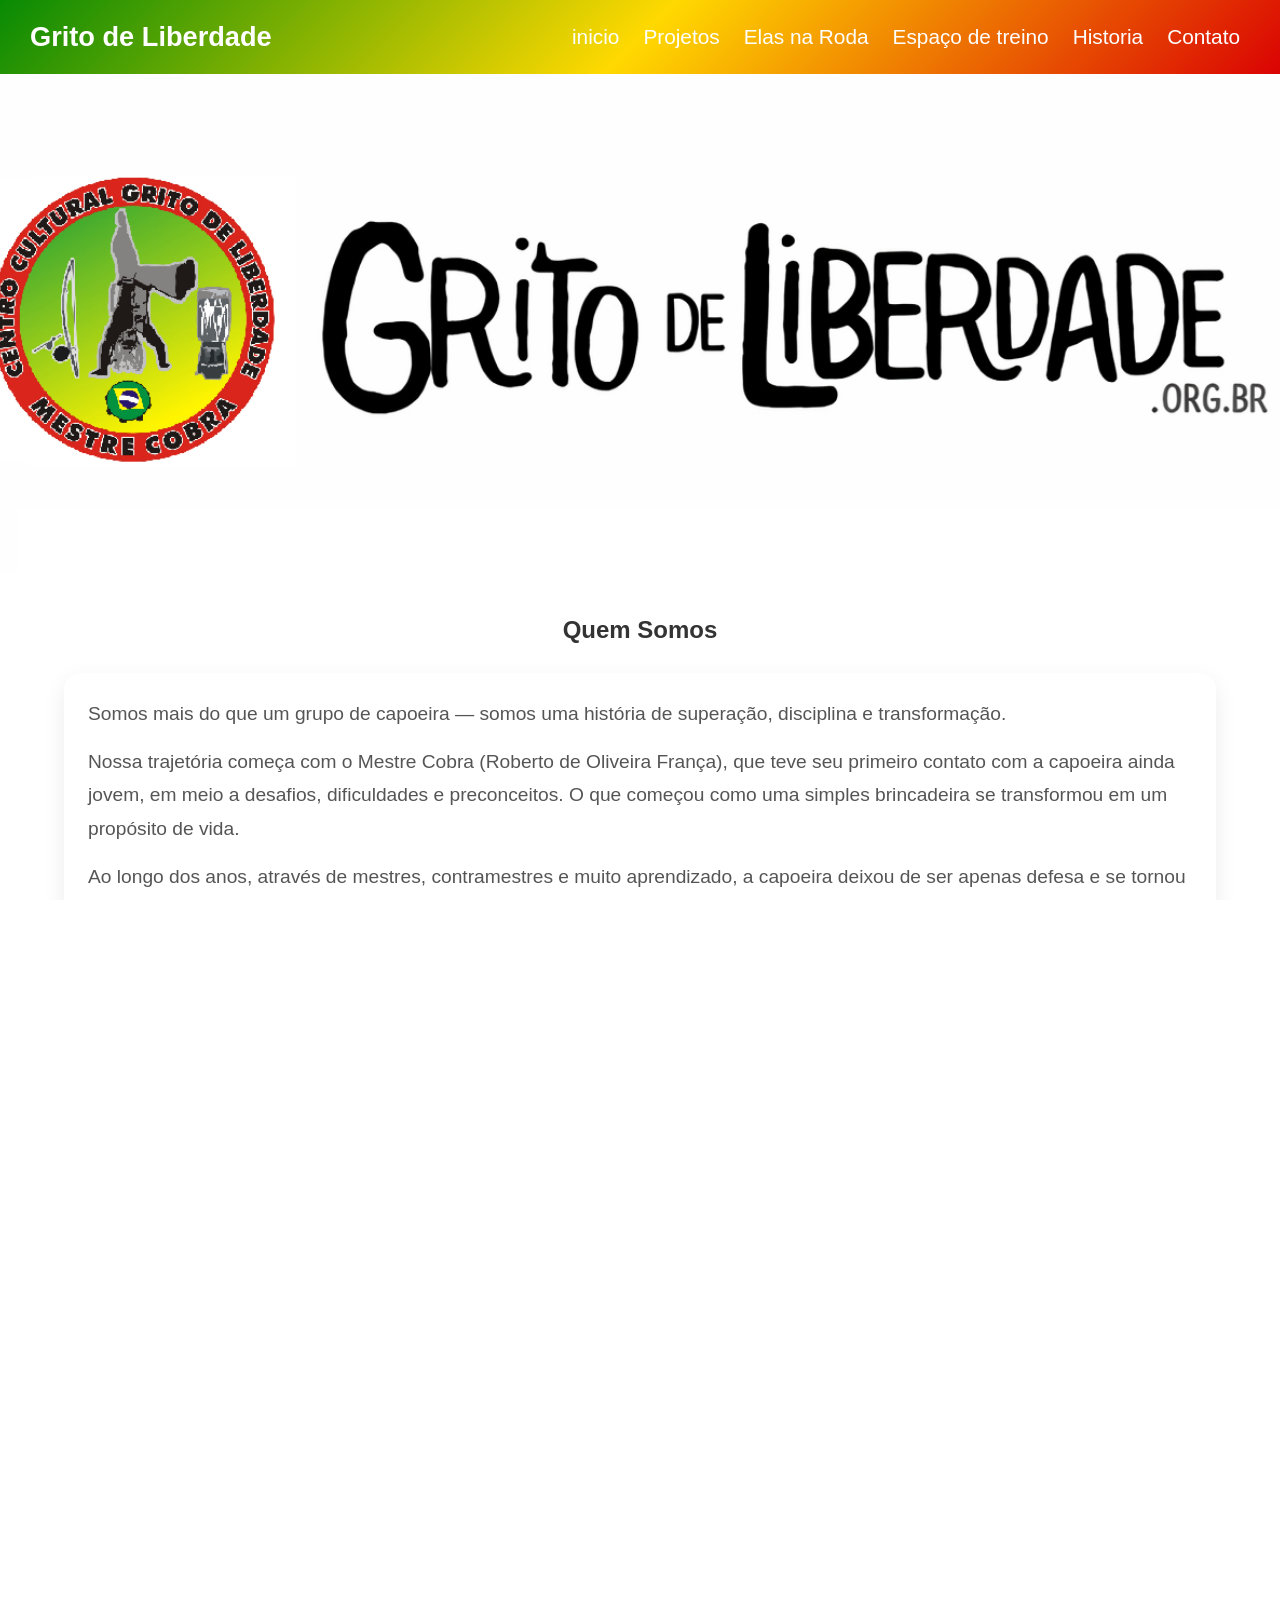
<file: somos.html>
<!DOCTYPE html>
<html lang="pt-BR">
<head>
    <meta charset="UTF-8">
    <title>grito de liberdade</title>
    <meta name="viewport" content="width=device-width, initial-scale=1.0">
    <link rel="stylesheet" href="./style.css">
</head>
<body>

<header class="topbar">
    <div class="logo">Grito de Liberdade </div>
    <nav class="nav" id="navMenu">
         <a href="index.html">inicio</a>
        <a href="projeto.html">Projetos</a>
        <a href="elas.html">Elas na Roda</a>
         <a href="treino.html">Espaço de treino</a>
        <a href="historia.html">Historia</a>
        <a href="contato.html">Contato</a>
    </nav>
    <div class="hamburger" id="hamburger">
        <span></span>
        <span></span>
        <span></span>
    </div>
</header>

<!-- HERO -->
<section class="hero">
    <img src="img/grito.png" alt="Banner desktop" class="hero-img hero-img-desktop">
    <img src="img/grito3.png" alt="Banner mobile" class="hero-img hero-img-mobile">

 
</section>

 <!-- CONTEUDO DAQUI PRA BAIXO  -->  
<div class="quemsomos-container">

    <section class="quemsomos-area">
        <h2>Quem Somos</h2>

<div class="quemsomos-apresentacao"> 
<p>Somos mais do que um grupo de capoeira — somos uma história de superação, disciplina e transformação.</p>

<p>Nossa trajetória começa com o Mestre Cobra (Roberto de Oliveira França), que teve seu primeiro contato com a capoeira ainda jovem, em meio a desafios, dificuldades e preconceitos. O que começou como uma simples brincadeira se transformou em um propósito de vida.</p>

<p>Ao longo dos anos, através de mestres, contramestres e muito aprendizado, a capoeira deixou de ser apenas defesa e se tornou um caminho de respeito, disciplina e evolução pessoal. Cada treino, cada roda e cada ensinamento ajudaram a moldar não apenas um capoeirista, mas um exemplo de perseverança.</p>

<p>Com o tempo, essa caminhada deu origem ao Centro Cultural e Social Grito de Liberdade, um projeto que vai além da capoeira. Nosso objetivo é transformar vidas, resgatar pessoas, apoiar famílias em situação de vulnerabilidade e levar esperança através da cultura, do esporte e da fé.</p>

<p>Hoje, seguimos firmes com a missão de usar a capoeira como ferramenta de inclusão, educação e mudança social, com atuação em diversas regiões do Brasil e também fora do país.</p>

<p>Acreditamos que a capoeira não é violência — é respeito, é história, é liberdade.</p>
</div>

        <div class="quemsomos-grid">
            <div class="quemsomos-box">
                <h3>Nossa missão</h3>
                <p>
                    Promover a capoeira como expressão cultural, educativa e social,
                    incentivando a formação de pessoas comprometidas com respeito,
                    disciplina e coletividade.
                </p>
            </div>

            <div class="quemsomos-box">
                <h3>Nossa visão</h3>
                <p>
                    Fortalecer a cultura e ampliar o alcance do grupo, mantendo viva
                    a tradição e criando oportunidades para novas gerações aprenderem
                    e participarem desse caminho.
                </p>
            </div>

        <div class="quemsomos-box">
  <h3>Nossos valores</h3>
  <ul>
    <li><strong>Respeito</strong>: à hierarquia, aos mais velhos e à tradição da capoeira</li>
    <li><strong>Disciplina</strong>: como base para evolução dentro e fora da roda</li>
    <li><strong>Humildade</strong>: reconhecer o aprendizado constante</li>
    <li><strong>Superação</strong>: vencer dificuldades e transformar a própria história</li>
    <li><strong>Responsabilidade social</strong>: ajudar quem mais precisa e fortalecer comunidades</li>
    <li><strong>Não violência</strong>: usar a capoeira como defesa e não como agressão</li>
    <li><strong>Fé e propósito</strong>: servir ao próximo com dedicação e compromisso</li>
  </ul>
</div>
</div>
</div>


        <!----------------
        <div class="quemsomos-bloco">
            <h3>Compromisso com a comunidade</h3>
            <p>
                Nosso grupo entende que a capoeira vai além do treino. Ela representa
                convivência, troca de experiências, construção de valores e fortalecimento
                cultural. Cada atividade desenvolvida busca aproximar pessoas, incentivar
                o aprendizado e valorizar a história que nos formou.
            </p>

            <p>
                Texto rascunho: aqui você pode colocar informações sobre ações sociais,
                participação em eventos, oficinas, rodas culturais e atividades abertas
                ao público.
            </p>
        </div>

        <div class="quemsomos-linha">
            <div class="quemsomos-coluna">
                <h3>O que defendemos</h3>
                <p>
                    Defendemos a capoeira como cultura, arte, resistência e formação humana.
                    Acreditamos no poder da tradição como base para orientar o presente
                    e construir o futuro.
                </p>
            </div>

            <div class="quemsomos-coluna">
                <h3>Como atuamos</h3>
                <p>
                    Atuamos por meio de treinos, rodas, encontros, apresentações e ações
                    culturais que reforçam o respeito aos mestres, aos alunos e à comunidade.
                </p>
            </div>
        </div>

        <div class="quemsomos-destaques">
            <div class="quemsomos-item">
                <h4>Disciplina</h4>
                <p>
                    A disciplina é uma base importante para o crescimento dentro da capoeira
                    e também na vida em comunidade.
                </p>
            </div>

            <div class="quemsomos-item">
                <h4>Respeito</h4>
                <p>
                    O respeito aos mestres, aos colegas, à história e à tradição faz parte
                    da essência do grupo.
                </p>
            </div>

            <div class="quemsomos-item">
                <h4>União</h4>
                <p>
                    A união fortalece o grupo, aproxima gerações e mantém viva a energia
                    coletiva da capoeira.
                </p>
            </div>

            <div class="quemsomos-item">
                <h4>Identidade</h4>
                <p>
                    Nossa identidade é construída pela cultura, pela memória e pelo compromisso
                    com aquilo que representamos.
                </p>
            </div>
        </div>
------------>
        <div class="quemsomos-texto-final">
            <h3>Mais do que um grupo, uma caminhada</h3>
            <p>
                O Grito de Liberdade Mestre Cobra representa continuidade, compromisso e
                pertencimento. Seguimos construindo uma trajetória baseada em valores sólidos,
                na força da cultura e na vontade de manter viva uma história que continua
                crescendo a cada novo passo.
            </p>

            <p>
                Texto rascunho: este espaço final pode ser usado para uma mensagem institucional,
                um convite para conhecer o grupo ou uma fala que represente a essência do projeto.
            </p>
        </div>
    </section>

</div>



<footer class="footer">
    <p>© kbsweb - Banto 2026 | Todo amor e treino reservado para Deus. </p>
</footer>

<script type="module" src="js/script.js"></script>

</body>
</html>
</file>
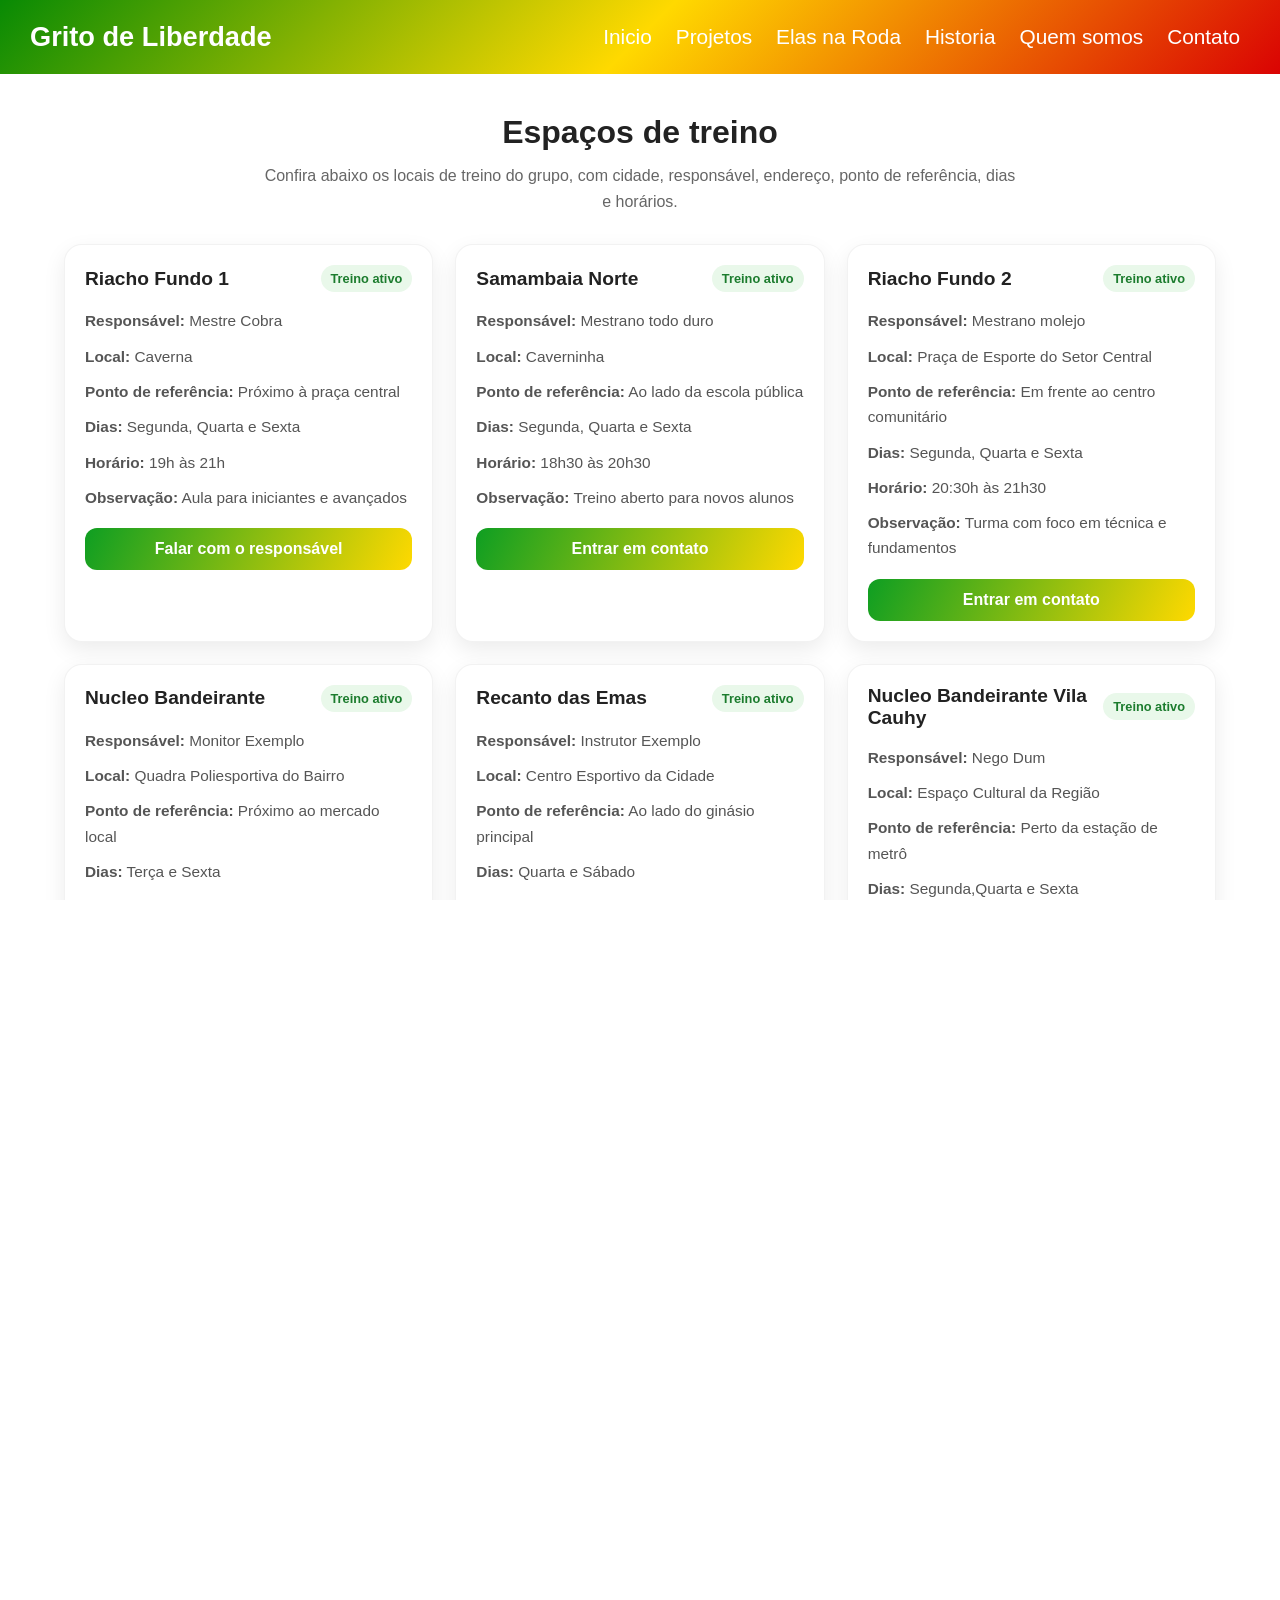
<file: treino.html>
<!DOCTYPE html>
<html lang="pt-BR">
<head>
    <meta charset="UTF-8">
    <title>Centro Culturao Grito de Liberdde </title>
    <meta name="viewport" content="width=device-width, initial-scale=1.0">
    <link rel="stylesheet" href="./style.css">
</head>

<header class="topbar">
    <div class="logo">Grito de Liberdade </div>
    <nav class="nav" id="navMenu">
         <a href="index.html">Inicio</a>
        <a href="projeto.html">Projetos</a>
        <a href="elas.html">Elas na Roda</a>
        <a href="historia.html">Historia</a>
        <a href="somos.html">Quem somos</a>
        <a href="contato.html">Contato</a>
    </nav>
    <div class="hamburger" id="hamburger">
        <span></span>
        <span></span>
        <span></span>
    </div>
</header>
<body>
<div class="treino-container">

    <section class="treino-area">
        <h1 class="treino-titulo">Espaços de treino</h1>
        <p class="treino-subtitulo">
            Confira abaixo os locais de treino do grupo, com cidade, responsável, endereço,
            ponto de referência, dias e horários.
        </p>

        <div class="treino-grid">
            <article class="treino-card">
                <div class="treino-topo">
                    <h2>Riacho Fundo 1</h2>
                    <span class="treino-etiqueta">Treino ativo</span>
                </div>
                <div class="treino-corpo">
                    <p><strong>Responsável:</strong> Mestre Cobra</p>
                    <p><strong>Local:</strong> Caverna</p>
                    <p><strong>Ponto de referência:</strong> Próximo à praça central</p>
                    <p><strong>Dias:</strong> Segunda, Quarta e Sexta</p>
                    <p><strong>Horário:</strong> 19h às 21h</p>
                    <p><strong>Observação:</strong> Aula para iniciantes e avançados</p>
                </div>
                <div class="treino-acoes">
                    <a href="#" class="treino-botao">Falar com o responsável</a>
                </div>
            </article>
            <article class="treino-card">
                <div class="treino-topo">
                    <h2>Samambaia Norte </h2>
                    <span class="treino-etiqueta">Treino ativo</span>
                </div>
                <div class="treino-corpo">
                    <p><strong>Responsável:</strong> Mestrano todo duro</p>
                    <p><strong>Local:</strong> Caverninha</p>
                    <p><strong>Ponto de referência:</strong> Ao lado da escola pública</p>
                    <p><strong>Dias:</strong> Segunda, Quarta e Sexta</p>
                    <p><strong>Horário:</strong> 18h30 às 20h30</p>
                    <p><strong>Observação:</strong> Treino aberto para novos alunos</p>
                </div>
                <div class="treino-acoes">
                   <a href="https://wa.me/5561998723813?text=Olá,%20quero%20informações%20sobre%20o%20treino,%20peguei%20o%20seu%20contato%20no%20site%20do%20grupo%20" class="treino-botao" target="_blank">Entrar em contato</a>
                </div>
            </article>
            <article class="treino-card">
                <div class="treino-topo">
                    <h2>Riacho Fundo 2</h2>
                    <span class="treino-etiqueta">Treino ativo</span>
                </div>
                <div class="treino-corpo">
                    <p><strong>Responsável:</strong> Mestrano molejo</p>
                    <p><strong>Local:</strong> Praça de Esporte do Setor Central</p>
                    <p><strong>Ponto de referência:</strong> Em frente ao centro comunitário</p>
                    <p><strong>Dias:</strong> Segunda, Quarta e Sexta</p>
                    <p><strong>Horário:</strong> 20:30h às 21h30</p>
                    <p><strong>Observação:</strong> Turma com foco em técnica e fundamentos</p>
                </div>
                <div class="treino-acoes">
                    <a href="#" class="treino-botao">Entrar em contato</a>
                </div>
            </article>
            <article class="treino-card">
                <div class="treino-topo">
                    <h2>Nucleo Bandeirante</h2>
                    <span class="treino-etiqueta">Treino ativo</span>
                </div>
                <div class="treino-corpo">
                    <p><strong>Responsável:</strong> Monitor Exemplo</p>
                    <p><strong>Local:</strong> Quadra Poliesportiva do Bairro</p>
                    <p><strong>Ponto de referência:</strong> Próximo ao mercado local</p>
                    <p><strong>Dias:</strong> Terça e Sexta</p>
                    <p><strong>Horário:</strong> 19h às 20h30</p>
                    <p><strong>Observação:</strong> Treino para crianças, jovens e adultos</p>
                </div>
                <div class="treino-acoes">
                    <a href="#" class="treino-botao">Entrar em contato</a>
                </div>
            </article>
            <article class="treino-card">
                <div class="treino-topo">
                    <h2>Recanto das Emas</h2>
                    <span class="treino-etiqueta">Treino ativo</span>
                </div>
                <div class="treino-corpo">
                    <p><strong>Responsável:</strong> Instrutor Exemplo</p>
                    <p><strong>Local:</strong> Centro Esportivo da Cidade</p>
                    <p><strong>Ponto de referência:</strong> Ao lado do ginásio principal</p>
                    <p><strong>Dias:</strong> Quarta e Sábado</p>
                    <p><strong>Horário:</strong> 18h às 20h</p>
                    <p><strong>Observação:</strong> Treino com rodas e musicalidade</p>
                </div>
                <div class="treino-acoes">
                    <a href="#" class="treino-botao">Entrar em contato</a>
                </div>
            </article>
            <article class="treino-card">
                <div class="treino-topo">
                    <h2>Nucleo Bandeirante Vila Cauhy</h2>
                    <span class="treino-etiqueta">Treino ativo</span>
                </div>
                <div class="treino-corpo">
                    <p><strong>Responsável:</strong> Nego Dum</p>
                    <p><strong>Local:</strong> Espaço Cultural da Região</p>
                    <p><strong>Ponto de referência:</strong> Perto da estação de metrô</p>
                    <p><strong>Dias:</strong> Segunda,Quarta e Sexta</p>
                    <p><strong>Horário:</strong> 19h30 às 21h</p>
                    <p><strong>Observação:</strong> Turma para todos os níveis</p>
                </div>
                <div class="treino-acoes">
                    <a href="#" class="treino-botao">Entrar em contato</a>
                </div>
            </article>
                <article class="treino-card">
                <div class="treino-topo">
                    <h2>Samambaia Sul</h2>
                    <span class="treino-etiqueta">Treino ativo</span>
                </div>
                <div class="treino-corpo">
                    <p><strong>Responsável:</strong> Professor Exemplo</p>
                    <p><strong>Local:</strong> Espaço Cultural da Região</p>
                    <p><strong>Ponto de referência:</strong> Perto da estação de metrô</p>
                    <p><strong>Dias:</strong> Segunda,Quarta e Sexta</p>
                    <p><strong>Horário:</strong> 19h30 às 21h</p>
                    <p><strong>Observação:</strong> Turma para todos os níveis</p>
                </div>
                <div class="treino-acoes">
                    <a href="#" class="treino-botao">Entrar em contato</a>
                </div>
            </article>
                <article class="treino-card">
                <div class="treino-topo">
                    <h2>Planaltina - DF</h2>
                    <span class="treino-etiqueta">Treino ativo</span>
                </div>
                <div class="treino-corpo">
                    <p><strong>Responsável:</strong> Barão</p>
                    <p><strong>Local:</strong> Espaço Cultural da Região</p>
                    <p><strong>Ponto de referência:</strong> Perto da estação de metrô</p>
                    <p><strong>Dias:</strong> Segunda,Quarta e Sexta</p>
                    <p><strong>Horário:</strong> 19h30 às 21h</p>
                    <p><strong>Observação:</strong> Turma para todos os níveis</p>
                </div>
                <div class="treino-acoes">
                    <a href="#" class="treino-botao">Entrar em contato</a>
                </div>
            </article>
                <article class="treino-card">
                <div class="treino-topo">
                    <h2>Cidade exemplo</h2>
                    <span class="treino-etiqueta">Treino ativo</span>
                </div>
                <div class="treino-corpo">
                    <p><strong>Responsável:</strong> Professor Exemplo</p>
                    <p><strong>Local:</strong> Espaço Cultural da Região</p>
                    <p><strong>Ponto de referência:</strong> Perto da estação de metrô</p>
                    <p><strong>Dias:</strong> Segunda,Quarta e Sexta</p>
                    <p><strong>Horário:</strong> 19h30 às 21h</p>
                    <p><strong>Observação:</strong> Turma para todos os níveis</p>
                </div>
                <div class="treino-acoes">
                    <a href="#" class="treino-botao">Entrar em contato</a>
                </div>
            </article>
        </div>

        <div class="treino-aviso">
            <h3>Importante</h3>
            <p>
                Os locais, dias e horários podem sofrer alterações conforme a programação do grupo.
                Para confirmar informações atualizadas, utilize o botão de contato do local desejado.
            </p>
        </div>
    </section>

</div>


<script type="module" src="js/script.js"></script>
<footer class="footer">
    <p>© kbsweb - Banto 2026 | Todo amor e treino reservado para Deus. </p>
</footer>
</body>
</html>
</file>
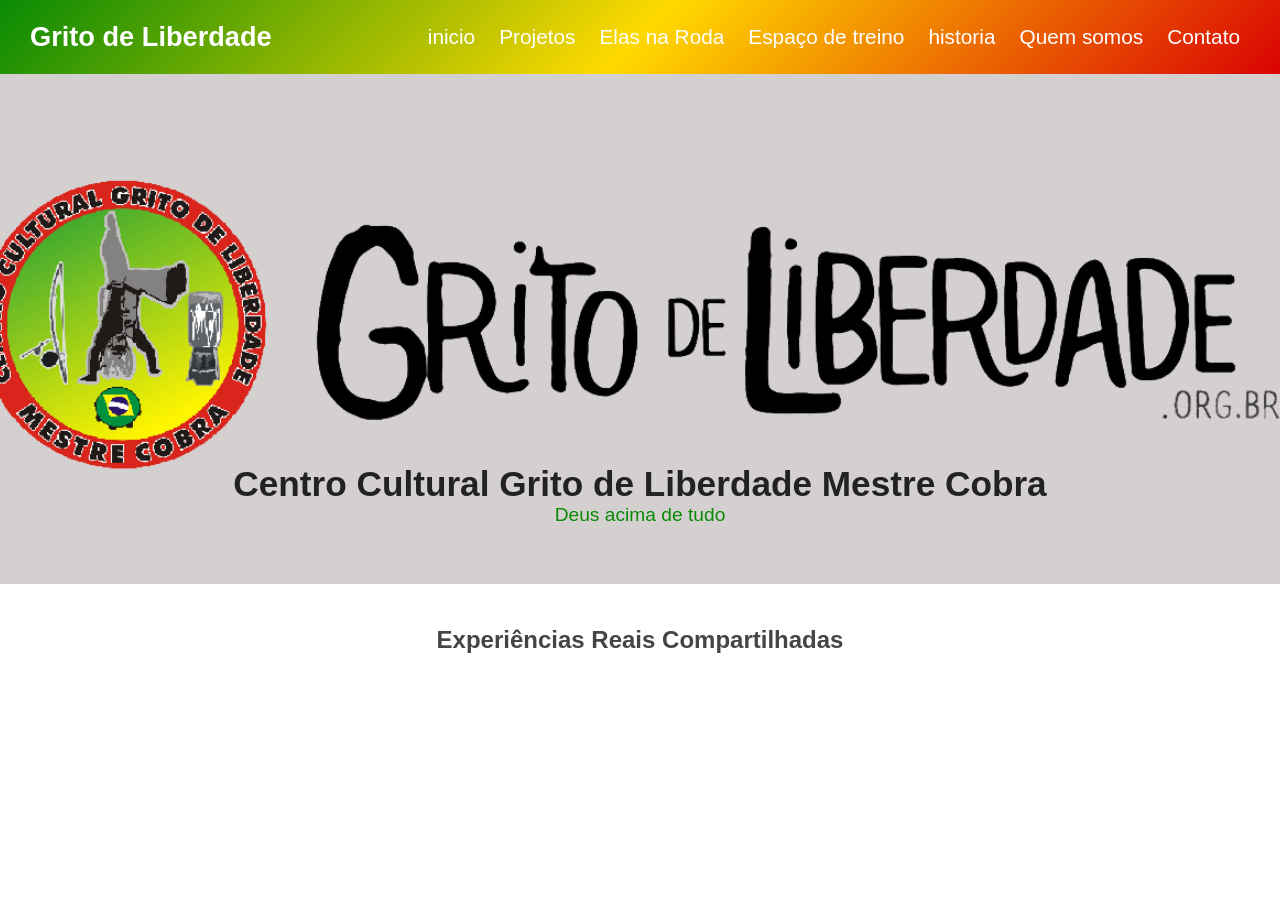
<file: mestre/mestre.html>
<!DOCTYPE html>
<html lang="pt-BR">
<head>
    <meta charset="UTF-8">
    <title>grito de liberdade</title>
    <meta name="viewport" content="width=device-width, initial-scale=1.0">
    <link rel="stylesheet" href="../style.css">
</head>
<body>

<header class="topbar">
    <div class="logo">Grito de Liberdade </div>
    <nav class="nav" id="navMenu">
        <a href="../../index.html">inicio</a>
        <a href="../../projeto.html">Projetos</a>
          <a href="../../elas.html">Elas na Roda</a>
          <a href="../../treino.html">Espaço de treino</a>
        <a href="../../historia.html">historia</a>
        <a href="../../somos.html">Quem somos</a>
          <a href="../../contato.html">Contato</a>

    </nav>
    <div class="hamburger" id="hamburger">
        <span></span>
        <span></span>
        <span></span>
    </div>
</header>

<!-- HERO -->
<section class="hero">
    <img src="../img/grito2.png" alt="Banner desktop" class="hero-img hero-img-desktop">
    <img src="../img/grito4.jpg" alt="Banner mobile" class="hero-img hero-img-mobile">

    <h1>Centro Cultural Grito de Liberdade Mestre Cobra</h1>
    <p id="frase">Deus acima de tudo </p><br>
</section>




    <!-- CONTAINER REAL DOS CARDS DO FORMULÁRIO -->
<section class="container">
    <h2>Experiências Reais Compartilhadas</h2>
    <div id="experienciasFirestore"></div>
</section>







<footer class="footer">
<p>© kbsweb - Banto 2026 | Todo amor e treino reservado para Deus. </p>
</footer>

<script type="module" src="../js/script.js"></script>

</body>
</html>
</file>
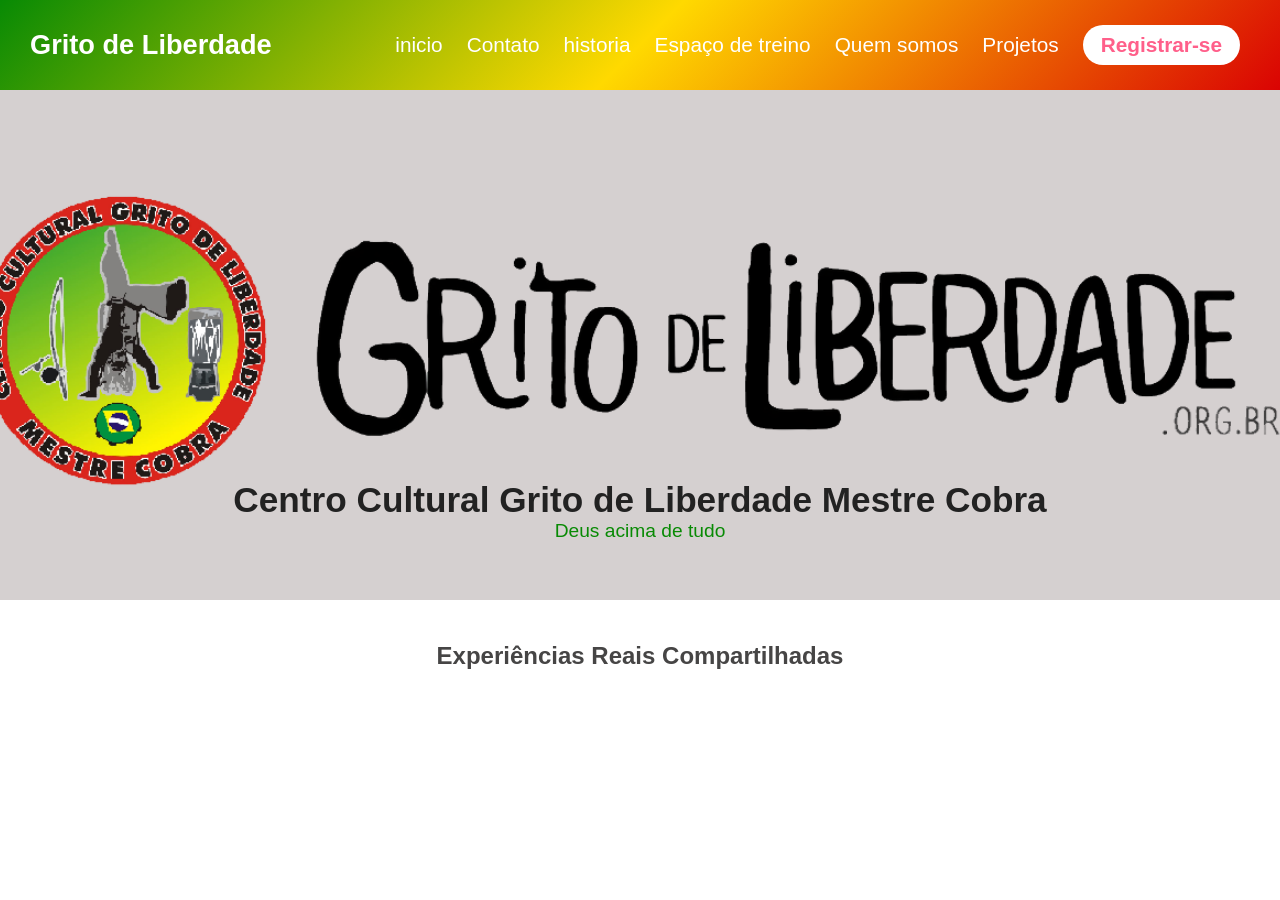
<file: mestre/miquiba.html>
<!DOCTYPE html>
<html lang="pt-BR">
<head>
    <meta charset="UTF-8">
    <title>grito de liberdade</title>
    <meta name="viewport" content="width=device-width, initial-scale=1.0">
    <link rel="stylesheet" href="../style.css">
</head>
<body>

<header class="topbar">
    <div class="logo">Grito de Liberdade </div>
    <nav class="nav" id="navMenu">
        <a href="../index.html">inicio</a>
        <a href="#">Contato</a>
        <a href="#">historia</a>
        <a href="#">Espaço de treino</a>
        <a href="somos.html">Quem somos</a>
        <a href="projeto.html">Projetos</a>
        <a href="#" class="btn">Registrar-se</a>
    </nav>
    <div class="hamburger" id="hamburger">
        <span></span>
        <span></span>
        <span></span>
    </div>
</header>

<!-- HERO -->
<section class="hero">
    <img src="../img/grito2.png" alt="Banner desktop" class="hero-img hero-img-desktop">
    <img src="../img/grito4.jpg" alt="Banner mobile" class="hero-img hero-img-mobile">

    <h1>Centro Cultural Grito de Liberdade Mestre Cobra</h1>
    <p id="frase">Deus acima de tudo </p><br>
</section>




    <!-- CONTAINER REAL DOS CARDS DO FORMULÁRIO -->
<section class="container">
    <h2>Experiências Reais Compartilhadas</h2>
    <div id="experienciasFirestore"></div>
</section>







<footer class="footer">
    <p>© kbsweb - Banto 2026 | Todo amor e treino reservado para Deus. </p>
</footer>

<script type="module" src="../js/script.js"></script>

</body>
</html>
</file>
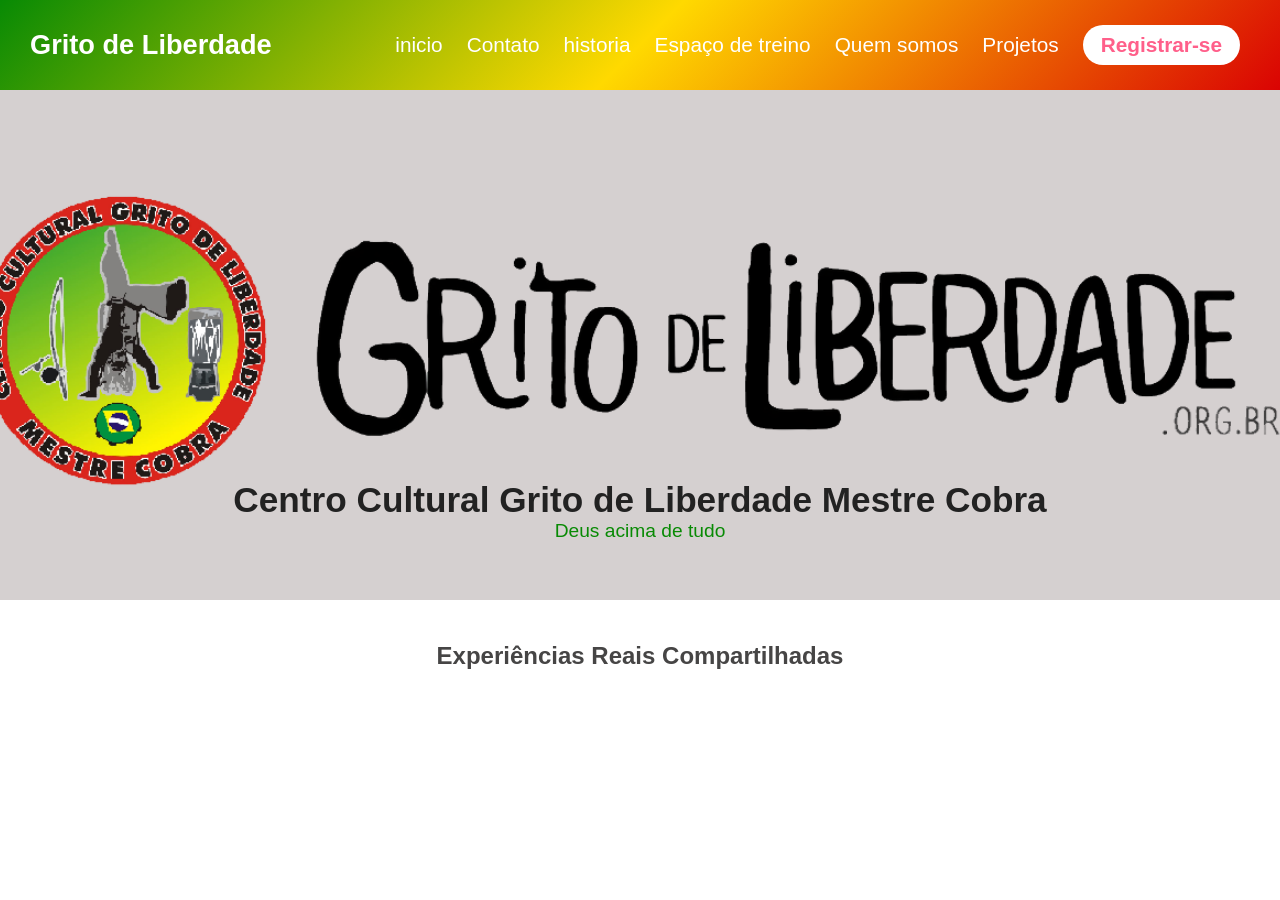
<file: mestre/molejo.html>
<!DOCTYPE html>
<html lang="pt-BR">
<head>
    <meta charset="UTF-8">
    <title>grito de liberdade</title>
    <meta name="viewport" content="width=device-width, initial-scale=1.0">
    <link rel="stylesheet" href="../style.css">
</head>
<body>

<header class="topbar">
    <div class="logo">Grito de Liberdade </div>
    <nav class="nav" id="navMenu">
        <a href="../index.html">inicio</a>
        <a href="#">Contato</a>
        <a href="#">historia</a>
        <a href="#">Espaço de treino</a>
        <a href="somos.html">Quem somos</a>
        <a href="projeto.html">Projetos</a>
        <a href="#" class="btn">Registrar-se</a>
    </nav>
    <div class="hamburger" id="hamburger">
        <span></span>
        <span></span>
        <span></span>
    </div>
</header>

<!-- HERO -->
<section class="hero">
    <img src="../img/grito2.png" alt="Banner desktop" class="hero-img hero-img-desktop">
    <img src="../img/grito4.jpg" alt="Banner mobile" class="hero-img hero-img-mobile">

    <h1>Centro Cultural Grito de Liberdade Mestre Cobra</h1>
    <p id="frase">Deus acima de tudo </p><br>
</section>




    <!-- CONTAINER REAL DOS CARDS DO FORMULÁRIO -->
<section class="container">
    <h2>Experiências Reais Compartilhadas</h2>
    <div id="experienciasFirestore"></div>
</section>







<footer class="footer">
   <p>© kbsweb - Banto 2026 | Todo amor e treino reservado para Deus. </p>
</footer>

<script type="module" src="../js/script.js"></script>

</body>
</html>
</file>
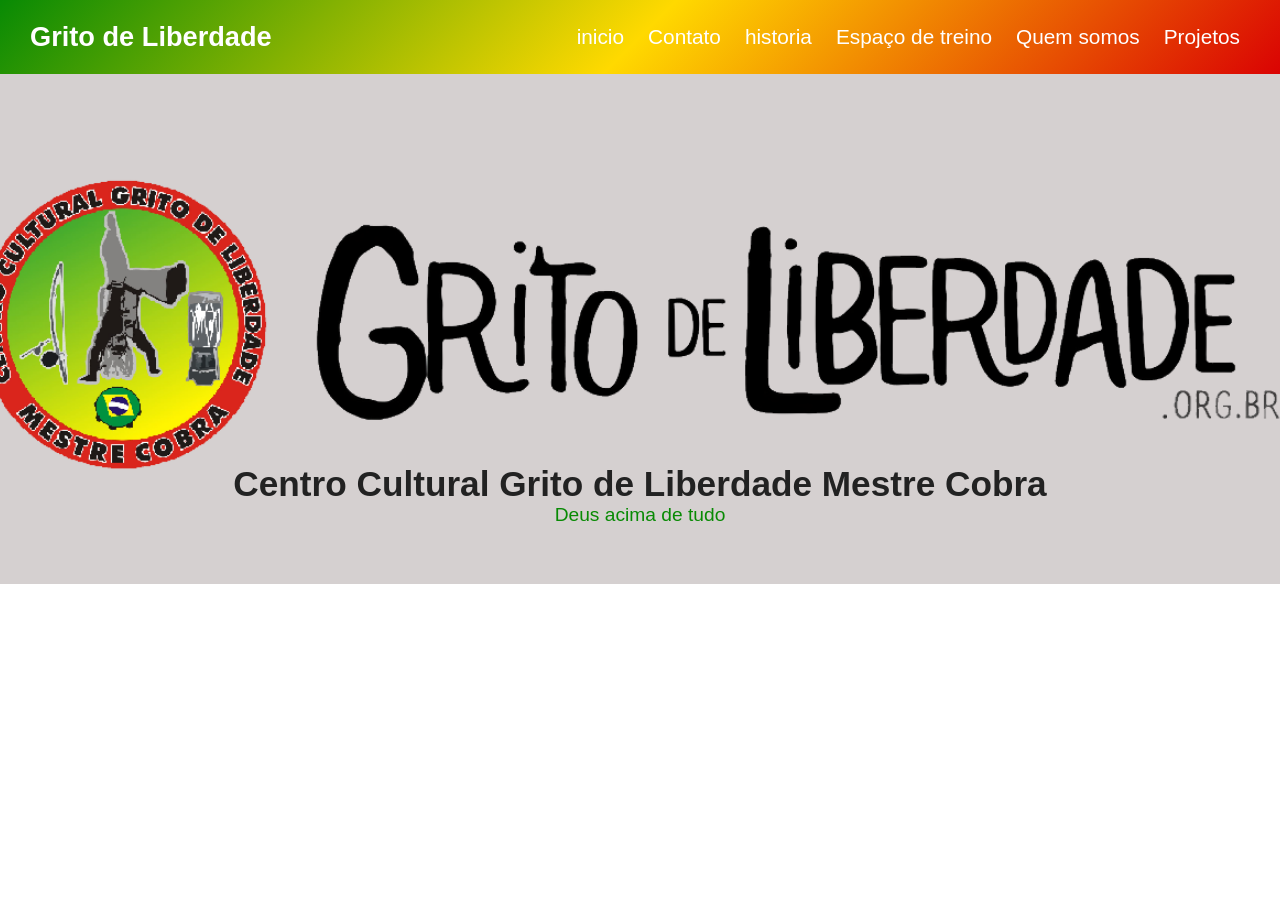
<file: mestre/td.html>
<!DOCTYPE html>
<html lang="pt-BR">
<head>
    <meta charset="UTF-8">
    <title>grito de liberdade</title>
    <meta name="viewport" content="width=device-width, initial-scale=1.0">
    <link rel="stylesheet" href="../style.css">
</head>
<body>

<header class="topbar">
    <div class="logo">Grito de Liberdade </div>
    <nav class="nav" id="navMenu">
        <a href="../../index.html">inicio</a>
        <a href="#">Contato</a>
        <a href="../../historia.html">historia</a>
        <a href="#">Espaço de treino</a>
        <a href="../../somos.html">Quem somos</a>
        <a href="../../projeto.html">Projetos</a>

    </nav>
    <div class="hamburger" id="hamburger">
        <span></span>
        <span></span>
        <span></span>
    </div>
</header>

<!-- HERO -->
<section class="hero">
    <img src="../img/grito2.png" alt="Banner desktop" class="hero-img hero-img-desktop">
    <img src="../img/grito4.jpg" alt="Banner mobile" class="hero-img hero-img-mobile">

    <h1>Centro Cultural Grito de Liberdade Mestre Cobra</h1>
    <p id="frase">Deus acima de tudo </p><br>
</section>


    <!-- CONTAINER REAL DOS CARDS DO FORMULÁRIO -->
     




<footer class="footer">
    <p>© kbsweb - Banto 2026 | Todo amor e treino reservado para Deus. </p>
</footer>

<script type="module" src="../js/script.js"></script>

</body>
</html>
</file>
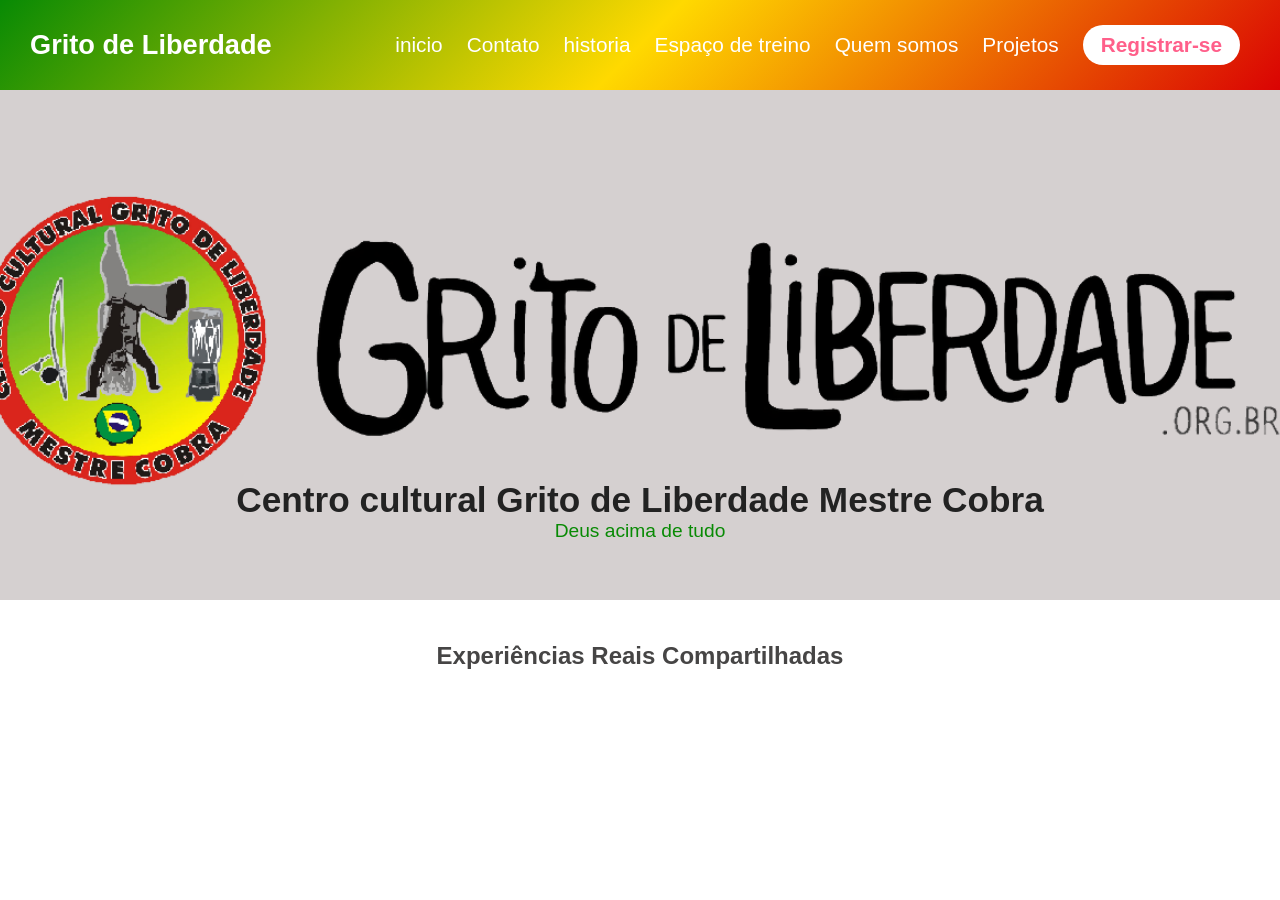
<file: mestre/tom.html>
<!DOCTYPE html>
<html lang="pt-BR">
<head>
    <meta charset="UTF-8">
    <title>grito de liberdade</title>
    <meta name="viewport" content="width=device-width, initial-scale=1.0">
    <link rel="stylesheet" href="../style.css">
</head>
<body>

<header class="topbar">
    <div class="logo">Grito de Liberdade </div>
    <nav class="nav" id="navMenu">
        <a href="../index.html">inicio</a>
        <a href="#">Contato</a>
        <a href="#">historia</a>
        <a href="#">Espaço de treino</a>
        <a href="somos.html">Quem somos</a>
        <a href="projeto.html">Projetos</a>
        <a href="#" class="btn">Registrar-se</a>
    </nav>
    <div class="hamburger" id="hamburger">
        <span></span>
        <span></span>
        <span></span>
    </div>
</header>

<!-- HERO -->
<section class="hero">
    <img src="../img/grito2.png" alt="Banner desktop" class="hero-img hero-img-desktop">
    <img src="../img/grito4.jpg" alt="Banner mobile" class="hero-img hero-img-mobile">

    <h1>Centro cultural Grito de Liberdade Mestre Cobra</h1>
    <p id="frase">Deus acima de tudo </p><br>
</section>




    <!-- CONTAINER REAL DOS CARDS DO FORMULÁRIO -->
<section class="container">
    <h2>Experiências Reais Compartilhadas</h2>
    <div id="experienciasFirestore"></div>
</section>






<footer class="footer">
    <p>© kbsweb - Banto 2026 | Todo amor e treino reservado para Deus. </p>
</footer>

<script type="module" src="../js/script.js"></script>

</body>
</html>
</file>
<file: style.css>
* {margin: 0;padding: 0;box-sizing: border-box;font-family: "Segoe UI", Arial, sans-serif;}
body {background: #ffffff;color: #333;}
html, body {
    height: 100%;
    overflow-x: hidden;
}

/* =========================================
   LAYOUT BASE – FOOTER FIXO NO FUNDO
========================================= */

html, body {height: 100%;}
body {display: flex;flex-direction: column;min-height: 100vh;}
/* conteúdo principal cresce */
main {flex: 1;}
/* footer normal (não fixo) */
.footer {margin-top: auto;}

/* ================= HEADER ================= */
.topbar {display: flex;justify-content: space-between;align-items: center;padding: 15px 30px;
    background: linear-gradient(135deg, #088a04, #ffd900,#da0303);position: relative;z-index: 1000;}
.logo {font-size: 1.7rem;font-weight: bold;color: #ffffff;}

/* NAV DESKTOP */
.nav {display: flex;align-items: center;gap: 24px; font-size: 1.3rem;padding: 10px;}
.nav a {text-decoration: none;color: #ffffff;font-weight: 500;}
.nav a:hover {opacity: 0.85;}
.nav .btn {background: #ffffff;color: #ff5f8a;padding: 8px 18px;border-radius: 20px;font-weight: bold;white-space: nowrap;}

/* ================= HAMBURGER ================= */
.hamburger {width: 28px;height: 22px;display: none;flex-direction: column;justify-content: center;
gap: 6px;cursor: pointer;}
.hamburger span { width: 100%; height: 3px;background: #fff; border-radius: 3px;
 transition:transform 0.35s cubic-bezier(.68,-0.55,.27,1.55),opacity 0.25s ease;}
.hamburger.active span:nth-child(1) { transform: translateY(9px) rotate(45deg);}
.hamburger.active span:nth-child(2) {opacity: 0;}
.hamburger.active span:nth-child(3) {transform: translateY(-9px) rotate(-45deg);}



/* ================= HERO ================= */
.hero h1 {font-size: 2.2rem;margin-top: 350px;color: #222;}
#frase{color: #088a04;font-size: 1.2rem;}

.hero {position: relative;width: 100%;
 min-height: 500px; /* ajuste se quiser mais alta ou mais baixa */
overflow: hidden;display: flex;flex-direction: column;justify-content: center;align-items: center;
text-align: center;color: #fff;padding: 40px 20px;

}
.hero-img {position: absolute;top: 0;left: 0;width: 100%;height: 100%;max-height: none;transform: none;object-fit: cover;
object-position: center;}
/*edita a capa imagem de funda do html elas*/
.hero-img-elas {
    width: 100%;
  height: 100%;
  object-fit: cover;
  object-position: center center;
}

.hero h1,
.hero p {position: relative;z-index: 2;}

/*modo mobile*/
@media (max-width: 768px) {.hero {min-height: 240px;padding: 0 15px 30px;}.hero-img-desktop { display: none;}
.hero-img-mobile {display: block;}
.hero-img {position: absolute;top: 0;left: 0;width: 116%;height: 100%;max-height: none;transform: none;
object-fit: cover;object-position: center;}
.hero h1 {font-size: 16px;line-height: 1.45;margin-top: 220px;}
.hero p {font-size: 16px;line-height: 1.4;color: #088a04;}
}
/*modo desktop*/
.hero-img-desktop {display: block;}
.hero-img-mobile {display: none;}
@media (max-width: 768px) {.hero-img-desktop {display: none;}.hero-img-mobile {display: block;}}

/* ================= GRID DE CARDS ================= */
.cards-grid {display: grid;grid-template-columns: repeat(4, 1fr); /*desktop correto */
    gap: 24px;}

/* RESPONSIVO DO GRID */
@media (max-width: 1024px) {.cards-grid {grid-template-columns: repeat(2, 1fr);}}
@media (max-width: 600px) {.cardtxt {
grid-template-columns: repeat(2, 1fr); /*  2 lado a lado */
gap: 16px;}}

/* ================= CARD PROFISSIONAL ================= */
.card-pro {background: #fff;border-radius: 14px;overflow: hidden;position: relative;box-shadow: 0 8px 22px rgba(0,0,0,0.08);
transition: transform 0.25s ease, box-shadow 0.25s ease;height: 100%;display: flex;flex-direction: column;}
.card-pro:hover {transform: translateY(-6px);box-shadow: 0 14px 30px rgba(0,0,0,0.15);}
.card-pro img {width: 100%;height: 170px;object-fit: cover;}
.card-body {padding: 16px;}
.card-body h3 { font-size: 1rem;margin-bottom: 6px;color: #222;}
.rating {font-size: 0.85rem;color: #ff9800;margin-bottom: 6px;}
.rating span {color: #777;}
.location {font-size: 0.85rem;color: #666; margin-bottom: 6px;}
.price {font-size: 0.9rem;color: #333;}

/* BADGE */
.badge {position: absolute;top: 10px;left: 10px;background: #ff5f8a;color: white;font-size: 0.7rem;
padding: 5px 10px;border-radius: 12px;font-weight: bold;}
.badge.premium {background: linear-gradient(135deg, #ff5f8a, #ff9a9e);}
/*modo mobile corrige o padding */
@media (max-width: 600px) {.experiencia-card {padding: 14px;}
.experiencia-card h3 {font-size: 0.95rem;}
.experiencia-card p {font-size: 0.85rem;}}

/* ================= FOOTER ================= */
.footer {background: linear-gradient(135deg, #319300);color: white;text-align: center;
padding: 20px;margin-top: 50px;}

/* ================= MENU MOBILE hamburgue ================= */
@media (max-width: 768px) {.hamburger {display: flex;}
.nav {position: absolute;top: 100%;right: 0;width: 240px;padding: 20px;
background: linear-gradient(135deg, #d8d8be, #c2c1c1);display: flex;
flex-direction: column;gap: 15px;transform: translateY(-10px) scale(0.96);
opacity: 0;pointer-events: none;transition: transform 0.35s ease, opacity 0.25s ease;
box-shadow: 0 15px 30px rgba(0,0,0,0.25);}
.nav.active {transform: translateY(0) scale(1);opacity: 1;pointer-events: auto;}
.nav .btn {text-align: center;}}


/* ================= CONTAINER ================= */
.container {width: 100%;max-width: 1200px;margin: 40px auto;padding-left: 24px;padding-right: 24px;box-sizing: border-box;}
/* espaçamento interno entre blocos filhos */
.container > section,
.container > div,
.container > article,
.container > aside {
  width: 100%;
  margin-bottom: 40px;
}

/* títulos dentro da container */
.container h2 {margin-bottom: 25px;color: #464545;text-align: center;line-height: 1.3;}
/* imagens, vídeos e iframes mais seguros dentro da container */
.container img,
.container video,
.container iframe {max-width: 100%;height: auto;display: block;}
/* evita estouro de textos e links grandes */
.container * {min-width: 0;word-wrap: break-word;overflow-wrap: break-word;}
/* tabelas ou blocos largos */
.container table {width: 100%;display: block;overflow-x: auto;}
/* TABLET  */
@media (max-width: 1024px) {
  .container {max-width: 100%;margin: 32px auto;padding-left: 20px;padding-right: 20px;}
  .container > section,
  .container > div,
  .container > article,
  .container > aside {
    margin-bottom: 32px;
  }
  .container h2 {font-size: 1.6rem;margin-bottom: 20px;}}
/*  MOBILE*/
@media (max-width: 768px) {
  .container {margin: 28px auto;padding-left: 16px;padding-right: 16px;}
  .container > section,
  .container > div,
  .container > article,
  .container > aside {
    margin-bottom: 28px;
  }
  .container h2 {font-size: 1.35rem;margin-bottom: 18px;line-height: 1.35;}}
/*  MOBILE PEQUENO  */
@media (max-width: 480px) {
  .container {margin: 22px auto;padding-left: 12px;padding-right: 12px;}
  .container > section,
  .container > div,
  .container > article,
  .container > aside {margin-bottom: 24px;}
  .container h2 {font-size: 1.15rem;margin-bottom: 16px;line-height: 1.35;}
}




/*==================== CAROSEUL NOVO ==========================*/
.caroseul {position: relative;width: 100%;padding: 20px 12px;overflow: hidden;}
.caroseul h2 {text-align: center;font-size: 1.4rem;margin-bottom: 18px;}
/* trilho do carrossel */
.caroseul-track {display: flex;gap: 16px;overflow-x: auto;overflow-y: hidden;scroll-behavior: smooth;padding: 8px 2px 12px;
  scroll-snap-type: x proximity;
  -webkit-overflow-scrolling: touch;scrollbar-width: none;
}
.caroseul-track::-webkit-scrollbar {display: none;}
/* item clicável */
.car-mestre {flex: 0 0 clamp(180px, 34vw, 260px);text-decoration: none;color: inherit;scroll-snap-align: start;}

/* card do carrossel */
/* card do carrossel */
.car-mestre .card-pro2 {
  background: transparent;
  border-radius: 0;
  overflow: visible;
  box-shadow: none;
  border: none;
  transition: transform 0.2s ease;
  height: 100%;
  display: flex;
  flex-direction: column;
  align-items: center;
  text-align: center;
}

.car-mestre .card-pro2:hover {
  transform: translateY(-4px);
  box-shadow: none;
}

.car-mestre .card-pro2 img {
  width: 180px;
  height: 180px;
  min-width: 180px;
  min-height: 180px;
  max-width: 180px;
  max-height: 180px;

  object-fit: cover;
  object-position: center;

  display: block;
  border-radius: 50%;
  transition: transform 0.35s ease;
}
.car-mestre:hover .card-pro2 img {
  transform: scale(1.18);
}
.caroseul .card-body {
  padding: 12px 8px 0;
  text-align: center;
}



.caroseul .card-body h3 {font-size: 1.05rem;margin: 0 0 6px;line-height: 1.3;}
.caroseul .card-body .location {margin: 0; font-size: 0.92rem;color: #666;line-height: 1.35;}
/* botões */
.carousel-btn {position: absolute;top: 55%;transform: translateY(-50%);width: 42px;height: 42px;border: none;border-radius: 50%;
  background: rgba(0, 0, 0, 0.65);color: #fff;font-size: 22px;cursor: pointer;z-index: 30;display: flex;align-items: center;
justify-content: center;touch-action: manipulation;}
.carousel-btn.prev {left: 10px;}
.carousel-btn.next {right: 10px;}
.carousel-btn:hover {background: rgba(0, 0, 0, 0.8);}
/*  MOBILE  */
@media (max-width: 768px) {.caroseul { padding: 16px 8px;}
.caroseul h2 {font-size: 1.1rem;margin-bottom: 14px;line-height: 1.35;}
  .caroseul-track {gap: 10px;padding: 3px 0 10px;width: 370px;height: 280px;}
  .car-mestre {flex: 0 0 48%;}
.car-mestre .card-pro2 img {
  width: 130px;
  height: 130px;
  min-width: 130px;
  min-height: 130px;
  max-width: 130px;
  max-height: 130px;

  object-fit: cover;
  object-position: center;
}  .caroseul .card-body {padding: 10px 9px 12px;}
  .caroseul .card-body h3 {font-size: 0.95rem;margin-bottom: 4px;}
  .caroseul .card-body .location {font-size: 0.8rem;}
  .carousel-btn {width: 36px;height: 36px;font-size: 18px;}
  .carousel-btn.prev {left: 6px;}
  .carousel-btn.next {right: 6px;}
}

/* MOBILE PEQUENO  */
@media (max-width: 480px) {
  .car-mestre {flex: 0 0 56%; }
.car-mestre .card-pro2 img {
  width: 160px;
  height: 160px;
  min-width: 160px;
  min-height: 160px;
  max-width: 160px;
  max-height: 160px;

  object-fit: cover;
  object-position: center;
}
  .caroseul .card-body {padding: 9px 8px 10px;}
  .caroseul .card-body h3 {font-size: 0.88rem;line-height: 1.2;}
  .caroseul .card-body .location {font-size: 0.75rem;line-height: 1.2;}
}


/* ================= CONTEÚDO DO SITE ================= */
.conteudo-site {width: 100%;}
.conteudo-site h2 {text-align: center;margin-bottom: 28px;color: #333}
.conteudo-bloco {display: flex;align-items: center;justify-content: space-between;gap: 28px;margin-bottom: 38px;}

.conteudo-bloco.reverse {flex-direction: row-reverse;}
.conteudo-texto {flex: 1 1 55%;}
.conteudo-texto h3 {font-size: 1.4rem;color: #222;margin-bottom: 14px;}
.conteudo-texto p {font-size: 1rem;line-height: 1.7;color: #555;margin-bottom: 14px;}
.conteudo-imagem {flex: 1 1 45%;}
.conteudo-imagem img {width: 100%;border-radius: 16px;display: block;object-fit: cover;box-shadow: 0 8px 24px rgba(0, 0, 0, 0.12);}
.conteudo-destaque {display: grid;grid-template-columns: repeat(3, 1fr);gap: 20px;}
.destaque-item {background: #fff;border-radius: 16px;overflow: hidden;box-shadow: 0 8px 22px rgba(0,0,0,0.08);}
.destaque-item img {width: 100%;height: 190px;object-fit: cover;display: block;}
.destaque-item p {padding: 14px;font-size: 0.95rem;line-height: 1.5;color: #555;}

/*  TABLET  */
@media (max-width: 900px) {
.conteudo-bloco,
.conteudo-bloco.reverse {flex-direction: column;}
.conteudo-texto,
.conteudo-imagem {flex: 1 1 100%;width: 100%;}
.conteudo-destaque {grid-template-columns: repeat(2, 1fr);}}
/*  MOBILE */
@media (max-width: 600px) {
  .conteudo-site h2 {margin-bottom: 22px;}
  .conteudo-bloco {gap: 18px;margin-bottom: 28px;}
  .conteudo-texto h3 {font-size: 1.15rem;}
  .conteudo-texto p {font-size: 0.95rem;line-height: 1.6;}
  .conteudo-destaque {grid-template-columns: 1fr;gap: 16px;}
  .destaque-item img {height: 170px;}
}
.conteudo-site { width: 100%;}
.conteudo-bloco {display: flex;align-items: center;justify-content: space-between;gap: 28px;margin-bottom: 38px;}
.conteudo-bloco.reverse {flex-direction: row-reverse;}
.conteudo-texto {flex: 1 1 55%;}
.conteudo-texto h3 {font-size: 1.35rem;color: #222;margin-bottom: 14px;}
.conteudo-texto p {font-size: 1rem;line-height: 1.75;color: #555;margin-bottom: 14px;}
.conteudo-imagem {overflow: hidden;border-radius: 16px;box-shadow: 0 8px 24px rgba(0, 0, 0, 0.12);background: #fff;}
.conteudo-imagem img {width: 100%;height: 100%;display: block;object-fit: cover;}
.imagem-media {flex: 0 0 420px;max-width: 420px;}
.imagem-pequena {flex: 0 0 300px;max-width: 300px;}
.imagem-media img {height: 360px;}
.imagem-pequena img {height: 240px;}
.conteudo-galeria-dupla {display: grid;grid-template-columns: repeat(2, 1fr);gap: 24px;margin-bottom: 38px;}
.galeria-item {background: #fff;border-radius: 16px;overflow: hidden;box-shadow: 0 8px 22px rgba(0,0,0,0.08);}
.galeria-item img {width: 100%;height: 230px;object-fit: cover;display: block;}
.galeria-item p {padding: 14px 16px 18px;font-size: 0.95rem;line-height: 1.6;color: #555;}
.conteudo-coluna-imagens {display: flex;flex-direction: column;gap: 18px;align-items: flex-end;}
.conteudo-destaque {display: grid;grid-template-columns: repeat(3, 1fr);gap: 20px;}
.destaque-item {background: #fff;border-radius: 16px;overflow: hidden;box-shadow: 0 8px 22px rgba(0,0,0,0.08);}
.destaque-item img { width: 100%; height: 190px; object-fit: cover; display: block;}
.destaque-item p {padding: 14px;font-size: 0.95rem;line-height: 1.5;color: #555;}
@media (max-width: 1024px) {
  .conteudo-bloco,
  .conteudo-bloco.reverse {flex-direction: column;align-items: stretch;}
  .conteudo-coluna-imagens {align-items: stretch;}
  .imagem-media,
  .imagem-pequena {max-width: 100%;flex: 1 1 100%;}
  .imagem-media img {height: 300px;}
  .imagem-pequena img {height: 220px;}
  .conteudo-galeria-dupla {grid-template-columns: 1fr 1fr;}
  .conteudo-destaque {grid-template-columns: repeat(2, 1fr);}
}
@media (max-width: 768px) {
  .conteudo-bloco { gap: 18px; margin-bottom: 28px;}
  .conteudo-texto h3 {font-size: 1.15rem;}
  .conteudo-texto p {font-size: 0.95rem;line-height: 1.65;}
  .imagem-media img {height: 240px;}
  .imagem-pequena img {height: 180px;}
  .conteudo-galeria-dupla {grid-template-columns: 1fr;gap: 16px;margin-bottom: 28px;}
  .galeria-item img {height: 200px;}
  .conteudo-destaque {grid-template-columns: 1fr;gap: 16px; }
  .destaque-item img {height: 180px;}
}
@media (max-width: 480px) {
.conteudo-texto p {font-size: 0.92rem;}
.imagem-media img {height: 210px;}
.imagem-pequena img {height: 160px;}
.galeria-item img,
.destaque-item img {height: 170px;}
}



/* ================= HISTÓRIA DO GRUPO ================= */
.historia-container {width: 100%;max-width: 1200px;margin: 40px auto;padding-left: 24px;padding-right: 24px;box-sizing: border-box;}
.historia-grupo {width: 100%;}
.historia-grupo h2 {text-align: center;margin-bottom: 28px;color: #333;line-height: 1.3;}
.historia-bloco {display: flex;align-items: center; justify-content: space-between; gap: 28px; margin-bottom: 38px;}
.historia-reverso {flex-direction: row-reverse;}
.historia-texto {flex: 1 1 55%;}
.historia-texto h3 {font-size: 1.35rem;color: #222;margin-bottom: 14px;}
.historia-texto p {font-size: 1rem;line-height: 1.75;color: #555;margin-bottom: 14px;}
.historia-imagem {overflow: hidden;border-radius: 16px;box-shadow: 0 8px 24px rgba(0, 0, 0, 0.12);background: #fff;}
.historia-imagem img {width: 100%;height: 100%;display: block;object-fit: cover;}
.historia-imagem-media {flex: 0 0 420px;max-width: 420px;}
.historia-imagem-pequena {flex: 0 0 300px;max-width: 300px;}
.historia-imagem-media img {height: 360px;}
.historia-imagem-pequena img {height: 240px;}
.historia-galeria-dupla {display: grid;grid-template-columns: repeat(2, 1fr);gap: 24px; margin-bottom: 38px;}
.historia-galeria-item {background: #fff;border-radius: 16px;overflow: hidden;box-shadow: 0 8px 22px rgba(0,0,0,0.08);}
.historia-galeria-item img {width: 100%;height: 230px;object-fit: cover;display: block;}
.historia-galeria-item p {padding: 14px 16px 18px;font-size: 0.95rem;line-height: 1.6;color: #555;}
.historia-coluna-imagens {display: flex;flex-direction: column;gap: 18px;align-items: flex-end;}
.historia-destaques {display: grid;grid-template-columns: repeat(3, 1fr);gap: 20px;}
.historia-card { background: #fff; border-radius: 16px; overflow: hidden;box-shadow: 0 8px 22px rgba(0,0,0,0.08);}
.historia-card img {width: 100%;height: 190px;object-fit: cover;display: block;}
.historia-card p {padding: 14px;font-size: 0.95rem;line-height: 1.5;color: #555;}
@media (max-width: 1024px) {.historia-container {max-width: 100%;margin: 32px auto;padding-left: 20px;padding-right: 20px;}
.historia-bloco,
.historia-reverso {flex-direction: column; align-items: stretch;}
.historia-coluna-imagens {align-items: stretch;}
.historia-imagem-media,
.historia-imagem-pequena {max-width: 100%;flex: 1 1 100%;}
.historia-imagem-media img {height: 300px;}
.historia-imagem-pequena img { height: 220px;}
.historia-galeria-dupla {grid-template-columns: 1fr 1fr;}
.historia-destaques {grid-template-columns: repeat(2, 1fr);}}
@media (max-width: 768px) {.historia-container {margin: 28px auto;padding-left: 16px;padding-right: 16px;}
.historia-bloco {gap: 18px;margin-bottom: 28px;}
.historia-grupo h2 {margin-bottom: 22px;}
.historia-texto h3 { font-size: 1.15rem;}
.historia-texto p {font-size: 0.95rem;line-height: 1.65;}
.historia-imagem-media img {height: 240px;}
.historia-imagem-pequena img {height: 180px;}
.historia-galeria-dupla {grid-template-columns: 1fr;gap: 16px;margin-bottom: 28px;}
.historia-galeria-item img {height: 200px;}
.historia-destaques {grid-template-columns: 1fr;gap: 16px;}
.historia-card img {height: 180px;}}
@media (max-width: 480px) {.historia-container {margin: 22px auto;padding-left: 12px;padding-right: 12px;}
.historia-texto p {font-size: 0.92rem;}
.historia-imagem-media img { height: 210px;}
.historia-imagem-pequena img { height: 160px;}
.historia-galeria-item img,
.historia-card img {height: 170px;}}


/* ================= QUEM SOMOS ================= */
.quemsomos-container {width: 100%;max-width: 1200px;margin: 40px auto;padding-left: 24px;padding-right: 24px;box-sizing: border-box;}
.quemsomos-area {width: 100%;}
.quemsomos-area h2 {text-align: center;margin-bottom: 28px;color: #333;line-height: 1.3;}
.quemsomos-apresentacao {background: #ffffff;border-radius: 16px;padding: 24px;box-shadow: 0 8px 22px rgba(0, 0, 0, 0.08);
margin-bottom: 28px;}
.quemsomos-apresentacao p {font-size: 1.20rem;line-height: 1.75;color: #555;margin-bottom: 14px;}
.quemsomos-apresentacao p:last-child {margin-bottom: 0;}
.quemsomos-box ul {
  list-style: none;
  padding: 0;
  margin: 0;
  font-size: 1.20rem;
}
.quemsomos-box strong{color: #4b4b4b;}
.quemsomos-grid {display: grid;grid-template-columns: repeat(3, 1fr);gap: 20px;margin-bottom: 28px;}
.quemsomos-box {background: #ffffff;border-radius: 16px;padding: 22px;box-shadow: 0 8px 22px rgba(0,0,0,0.08);}
.quemsomos-box h3 {font-size: 1.15rem;color: #222;margin-bottom: 12px;}
.quemsomos-box p {font-size: 1.20rem;line-height: 1.65;color: #555;}
.quemsomos-bloco {background: #ffffff;border-radius: 16px;padding: 24px;box-shadow: 0 8px 22px rgba(0,0,0,0.08);margin-bottom: 28px;}
.quemsomos-bloco h3 { font-size: 1.2rem; color: #222; margin-bottom: 14px;}
.quemsomos-bloco p {font-size: 1rem;line-height: 1.75;color: #555;margin-bottom: 14px;}
.quemsomos-bloco p:last-child {margin-bottom: 0;}
.quemsomos-linha {display: grid;grid-template-columns: repeat(2, 1fr);gap: 20px;margin-bottom: 28px;}
.quemsomos-coluna {background: #ffffff;border-radius: 16px;padding: 22px;box-shadow: 0 8px 22px rgba(0,0,0,0.08);}
.quemsomos-coluna h3 {font-size: 1.1rem;color: #222;margin-bottom: 12px;}
.quemsomos-coluna p {font-size: 0.96rem;line-height: 1.65;color: #555;}
.quemsomos-destaques {display: grid;grid-template-columns: repeat(4, 1fr);gap: 18px;margin-bottom: 28px;}
.quemsomos-item {background: #ffffff;border-radius: 16px;padding: 20px;box-shadow: 0 8px 22px rgba(0,0,0,0.08);text-align: left;}
.quemsomos-item h4 {font-size: 1rem;color: #222;margin-bottom: 10px;}
.quemsomos-item p {font-size: 0.92rem;line-height: 1.6;color: #555;}
.quemsomos-texto-final {background: #ffffff;border-radius: 16px;padding: 24px;box-shadow: 0 8px 22px rgba(0,0,0,0.08);}
.quemsomos-texto-final h3 {font-size: 1.2rem;color: #222;margin-bottom: 14px;}
.quemsomos-texto-final p {font-size: 1.20rem;line-height: 1.75;color: #555;margin-bottom: 14px;}
.quemsomos-texto-final p:last-child {margin-bottom: 0;}
@media (max-width: 1024px) {
  .quemsomos-container {max-width: 100%;margin: 32px auto;padding-left: 20px;padding-right: 20px;}
  .quemsomos-grid {grid-template-columns: repeat(2, 1fr);}
  .quemsomos-destaques {grid-template-columns: repeat(2, 1fr);}
}
@media (max-width: 768px) {
  .quemsomos-container {margin: 28px auto;padding-left: 16px; padding-right: 16px;}
  .quemsomos-area h2 {margin-bottom: 22px;}
  .quemsomos-apresentacao,
  .quemsomos-bloco,
  .quemsomos-texto-final,
  .quemsomos-box,
  .quemsomos-coluna,
  .quemsomos-item {padding: 18px;}
  .quemsomos-grid,
  .quemsomos-linha,
  .quemsomos-destaques { grid-template-columns: 1fr; gap: 16px;}
  .quemsomos-apresentacao p,
  .quemsomos-bloco p,
  .quemsomos-texto-final p {font-size: 0.95rem;line-height: 1.65;}
}

@media (max-width: 480px) {
  .quemsomos-container {margin: 22px auto;padding-left: 12px;padding-right: 12px;}
  .quemsomos-apresentacao,
  .quemsomos-bloco,
  .quemsomos-texto-final,
  .quemsomos-box,
  .quemsomos-coluna,
  .quemsomos-item {padding: 16px;}
  .quemsomos-box h3,
  .quemsomos-bloco h3,
  .quemsomos-coluna h3,
  .quemsomos-texto-final h3 {font-size: 1.05rem;}
  .quemsomos-apresentacao p,
  .quemsomos-bloco p,
  .quemsomos-coluna p,
  .quemsomos-box p,
  .quemsomos-item p,
  .quemsomos-texto-final p {font-size: 0.92rem;}
}



/* ===================================== ESPAÇOS DE TREINO ============================================= */
.treino-container {width: 100%;max-width: 1200px;margin: 40px auto;padding-left: 24px;padding-right: 24px;box-sizing: border-box;}
.treino-area {width: 100%;}
.treino-titulo {text-align: center;font-size: 2rem;color: #222;margin-bottom: 12px;}
.treino-subtitulo {text-align: center;font-size: 1rem;color: #666;line-height: 1.6;max-width: 760px;margin: 0 auto 30px;}
.treino-grid {display: grid;grid-template-columns: repeat(3, 1fr);gap: 22px;}
.treino-card {background: #ffffff;border-radius: 18px;padding: 20px;box-shadow: 0 8px 22px rgba(0, 0, 0, 0.08);border: 1px solid rgba(0, 0, 0, 0.05);}
.treino-topo {display: flex;align-items: center;justify-content: space-between;gap: 12px;margin-bottom: 16px;}
.treino-topo h2 {font-size: 1.2rem;color: #222;margin: 0;}
.treino-etiqueta {display: inline-block;padding: 6px 10px;border-radius: 999px;font-size: 0.8rem;font-weight: 600;background: #e9f8ea;
color: #1c7c2e;white-space: nowrap;}
.treino-corpo p {font-size: 0.96rem;line-height: 1.65;color: #555;margin-bottom: 10px;}
.treino-corpo p:last-child {margin-bottom: 0;}
.treino-aviso {margin-top: 30px;background: #ffffff;border-radius: 18px;padding: 22px;box-shadow: 0 8px 22px rgba(0, 0, 0, 0.08);}
.treino-aviso h3 {font-size: 1.1rem;color: #222;margin-bottom: 10px;}
.treino-aviso p {font-size: 0.96rem;line-height: 1.7;color: #555;}
@media (max-width: 1024px) {.treino-container {max-width: 100%;margin: 32px auto;padding-left: 20px;padding-right: 20px;}
.treino-grid {grid-template-columns: repeat(2, 1fr);}}
@media (max-width: 768px) {.treino-container {margin: 28px auto;padding-left: 16px;padding-right: 16px;}
.treino-titulo {font-size: 1.6rem;}.treino-subtitulo {font-size: 0.95rem;margin-bottom: 24px;}
.treino-grid {grid-template-columns: 1fr;gap: 16px;}
.treino-card,
.treino-aviso {padding: 18px;}
.treino-topo {flex-direction: column;align-items: flex-start;}}
@media (max-width: 480px) {.treino-container {margin: 22px auto;padding-left: 12px;padding-right: 12px;}
.treino-titulo {font-size: 1.35rem;}
.treino-subtitulo {font-size: 0.92rem;line-height: 1.55;}.treino-topo h2 {font-size: 1.05rem;}
.treino-corpo p,
.treino-aviso p {font-size: 0.92rem;}}
.treino-acoes {margin-top: 18px;}
.treino-botao {display: inline-block;width: 100%;text-align: center;text-decoration: none;
background: linear-gradient(115deg, #0e9e22, #ffd900);
color: #ffffff;font-weight: 600;padding: 12px 16px;border-radius: 12px;transition: transform 0.2s ease, opacity 0.2s ease;}
.treino-botao:hover {transform: translateY(-2px);opacity: 0.92;}






/* ================= PROJETOS ================= */
.projetos-wrapper {width: 100%;max-width: 1240px;margin: 40px auto;padding-left: 24px;padding-right: 24px;box-sizing: border-box;}
.projetos-pagina {width: 100%;}
.projetos-topo {text-align: center;margin-bottom: 32px;}
.projetos-titulo {font-size: 2rem;color: #222;margin-bottom: 12px;}
.projetos-subtitulo {max-width: 760px;margin: 0 auto;font-size: 1rem;line-height: 1.7;color: #666;}
.projetos-lista {display: flex;flex-direction: column;gap: 26px;}
.projeto-card-horizontal {display: grid;grid-template-columns: 290px 1fr;gap: 20px;align-items: stretch;
  background: #ffffff;border-radius: 18px;padding: 18px;box-shadow: 0 8px 22px rgba(0, 0, 0, 0.08);
  border: 1px solid rgba(0, 0, 0, 0.05);}
.projeto-card-midia {width: 100%;height: 220px;border-radius: 14px;overflow: hidden;background: #f4f4f4;}
.projeto-card-midia img {width: 100%;height: 100%;object-fit: cover;display: block;}
.projeto-card-conteudo {display: flex;flex-direction: column;min-width: 0;}
.projeto-card-titulo {font-size: 1.55rem;color: #222;margin-bottom: 8px;line-height: 1.25;}
.projeto-card-meta {
  font-size: 0.95rem;
  color: #010101;
  display: inline-block;
  padding: 4px 10px;
  border-radius: 999px;
  background: rgba(0, 85, 255, 0.104);
  width: fit-content;
  max-width: max-content;
}



.projeto-card-descricao {font-size: 1rem;line-height: 1.75;color: #555;margin-bottom: 18px;}
.projeto-card-rodape {margin-top: auto;display: flex;align-items: center;justify-content: space-between;gap: 18px;flex-wrap: wrap;}
.projeto-card-info {display: flex;flex-wrap: wrap;gap: 10px;}
.projeto-card-info span {display: inline-flex;align-items: center;padding: 8px 12px;border-radius: 999px;background: rgba(9, 255, 0, 0.104);color: #555555;
font-size: 0.88rem;line-height: 1.2;}
.projeto-card-botao {display: inline-flex;align-items: center;justify-content: center;min-width: 180px;text-decoration: none;background: #e74f63;
  color: #fff;font-weight: 600;padding: 13px 18px;border-radius: 12px;transition: transform 0.2s ease, opacity 0.2s ease;}
.projeto-card-botao:hover {transform: translateY(-2px);opacity: 0.92;}
@media (max-width: 1024px) {.projetos-wrapper { max-width: 100%; margin: 32px auto;padding-left: 20px;padding-right: 20px;}
.projeto-card-horizontal {grid-template-columns: 240px 1fr;}
.projeto-card-midia {height: 200px;}
.projeto-card-titulo {font-size: 1.35rem;}}
@media (max-width: 768px) {
  .projetos-wrapper {margin: 28px auto;padding-left: 16px;padding-right: 16px;}
  .projetos-topo {margin-bottom: 24px;}
  .projetos-titulo {font-size: 1.55rem;}
  .projetos-subtitulo {font-size: 0.95rem;line-height: 1.6;}
  .projeto-card-horizontal {grid-template-columns: 1fr;gap: 16px;padding: 16px;}
  .projeto-card-midia {height: 210px;}
  .projeto-card-titulo {font-size: 1.2rem;}
  .projeto-card-meta {font-size: 0.9rem;margin-bottom: 10px;}
  .projeto-card-descricao {font-size: 0.95rem;line-height: 1.65;margin-bottom: 14px;}
  .projeto-card-rodape {flex-direction: column;align-items: stretch;}
  .projeto-card-botao {width: 100%;min-width: 0;}}
@media (max-width: 480px) {.projetos-wrapper {margin: 22px auto;padding-left: 12px;padding-right: 12px;}.projetos-titulo {font-size: 1.35rem;}
.projeto-card-horizontal {padding: 14px;border-radius: 16px;}
.projeto-card-midia {height: 185px;border-radius: 12px;}
.projeto-card-titulo {font-size: 1.08rem;}
.projeto-card-descricao {font-size: 0.92rem;}
.projeto-card-info span {font-size: 0.82rem;padding: 7px 10px;}
.projeto-card-botao {padding: 12px 14px;font-size: 0.95rem;}
}



/* ================= CONTATO ================= */

.contato-wrapper {width: 100%; max-width: 1240px; margin: 40px auto; padding-left: 24px; padding-right: 24px; box-sizing: border-box;}
.contato-pagina {width: 100%;}
.contato-topo {text-align: center;margin-bottom: 30px;}
.contato-titulo {font-size: 2rem;color: #222;margin-bottom: 12px;}
.contato-subtitulo {max-width: 760px;margin: 0 auto;font-size: 1rem;line-height: 1.7;color: #666;}
.contato-layout {display: grid;grid-template-columns: 1.4fr 0.9fr;gap: 24px;align-items: start;}
.contato-formulario-box,
.contato-infos-box {background: #ffffff;border-radius: 18px;padding: 24px;
box-shadow: 0 8px 22px rgba(0, 0, 0, 0.08);border: 1px solid rgba(0, 0, 0, 0.05);}
.contato-box-titulo {font-size: 1.25rem;color: #222;margin-bottom: 18px;}
.contato-formulario {display: flex;flex-direction: column;gap: 16px;}
.contato-campo {display: flex;flex-direction: column;gap: 8px;}
.contato-campo label {font-size: 0.95rem;font-weight: 600;color: #333;}
.contato-campo input,
.contato-campo select,
.contato-campo textarea {width: 100%; border: 1px solid #d8d8d8; border-radius: 12px; padding: 13px 14px;font-size: 0.96rem;
color: #333;background: #fff;outline: none;box-sizing: border-box;}
.contato-campo textarea {resize: vertical;min-height: 140px;}
.contato-campo input:focus,
.contato-campo select:focus,
.contato-campo textarea:focus {border-color: #ff6a00;box-shadow: 0 0 0 3px rgba(255, 106, 0, 0.12);}
.contato-campo-check {flex-direction: row;align-items: center;gap: 10px;}
.contato-campo-check input {width: auto;}
.contato-campo-check label {font-size: 0.92rem;font-weight: 500;color: #555;}
.contato-botao-enviar {border: none;border-radius: 12px;padding: 14px 18px;background: linear-gradient(135deg, #0e9e22, #ffd900, #ff5a00);color: #fff;
  font-size: 1rem;font-weight: 700; cursor: pointer; transition: transform 0.2s ease, opacity 0.2s ease;}
.contato-botao-enviar:hover {transform: translateY(-2px);opacity: 0.95;}
.contato-infos-box {display: flex;flex-direction: column;gap: 20px;}
.contato-info-bloco {background: #fafafa;border-radius: 14px;padding: 18px;border: 1px solid rgba(0, 0, 0, 0.05);}
.contato-info-bloco p {font-size: 0.96rem;line-height: 1.7;color: #555; margin-bottom: 10px;}
.contato-info-bloco p:last-child {margin-bottom: 0;}
.contato-redes-lista {display: flex;flex-direction: column;gap: 10px;}
.contato-rede-link {display: block;text-decoration: none;color: #e74f63;font-weight: 600;padding: 10px 12px;background: #fff;
border-radius: 10px;border: 1px solid rgba(0, 0, 0, 0.06);transition: background 0.2s ease, transform 0.2s ease;}
.contato-rede-link:hover {background: #fff4f6;transform: translateX(3px);}
@media (max-width: 1024px) {
.contato-wrapper {max-width: 100%;margin: 32px auto;padding-left: 20px;padding-right: 20px;}
.contato-layout {
grid-template-columns: 1fr;}}
@media (max-width: 768px) {.contato-wrapper { margin: 28px auto;padding-left: 16px;padding-right: 16px;}
.contato-titulo {font-size: 1.6rem;}
.contato-subtitulo {font-size: 0.95rem;line-height: 1.6;}
.contato-formulario-box,
.contato-infos-box { padding: 18px;}
.contato-box-titulo {font-size: 1.1rem;}
.contato-campo input,
  .contato-campo select,
  .contato-campo textarea {
    font-size: 0.94rem;
  }
}

@media (max-width: 480px) {.contato-wrapper {margin: 22px auto;padding-left: 12px;padding-right: 12px;}
.contato-titulo {font-size: 1.35rem;}
  .contato-formulario-box,
  .contato-infos-box {padding: 16px; border-radius: 16px;}
  .contato-info-bloco { padding: 15px;}
  .contato-info-bloco p,
  .contato-campo label,
  .contato-campo-check label {font-size: 0.9rem;}
  .contato-botao-enviar {font-size: 0.95rem;padding: 13px 16px;}}


/* ================= ESPAÇO DAS MULHERES ================= */
.mulheres-container {width: 100%;max-width: 1240px;margin: 40px auto;padding-left: 24px;padding-right: 24px;box-sizing: border-box;}
.mulheres-area {width: 100%;}
.mulheres-topo {text-align: center;margin-bottom: 32px;}
.mulheres-titulo {font-size: 2rem;color: #222;margin-bottom: 12px;}
.mulheres-subtitulo {max-width: 760px;margin: 0 auto;font-size: 1rem;line-height: 1.7; color: #666;}
.mulheres-bloco {display: flex;align-items: center;justify-content: space-between;gap: 28px;margin-bottom: 38px;}
.mulheres-reverso {flex-direction: row-reverse;}
.mulheres-texto {flex: 1 1 55%;}
.mulheres-texto h3 {font-size: 1.35rem;color: #222;margin-bottom: 14px;}
.mulheres-texto p {font-size: 1rem;line-height: 1.75;color: #555;margin-bottom: 14px;}
.mulheres-imagem {overflow: hidden;border-radius: 16px;box-shadow: 0 8px 24px rgba(0, 0, 0, 0.12);background: #fff;}
.mulheres-imagem img {width: 100%;height: 100%;display: block;object-fit: cover;}
.mulheres-imagem-media {flex: 0 0 420px;max-width: 420px;}
.mulheres-imagem-pequena {flex: 0 0 300px; max-width: 300px;}
.mulheres-imagem-media img {height: 360px;}
.mulheres-imagem-pequena img {height: 220px;}
.mulheres-destaques {display: grid;grid-template-columns: repeat(3, 1fr);gap: 20px;margin-bottom: 38px;}
.mulheres-card {background: #ffffff;border-radius: 16px;overflow: hidden;box-shadow: 0 8px 22px rgba(0,0,0,0.08);}
.mulheres-card img {width: 100%;height: 210px;object-fit: cover;display: block;}
.mulheres-card h4 {font-size: 1.05rem;color: #222;margin: 14px 14px 8px;}
.mulheres-card p {font-size: 0.94rem;line-height: 1.6;color: #555;padding: 0 14px 16px;}
.mulheres-coluna-imagens { display: flex;flex-direction: column;gap: 18px;align-items: flex-end;}
.mulheres-faixa {position: relative;background: linear-gradient(135deg, #fff7fa, #ffeef3, #fff9fc);border-radius: 24px;padding: 28px;
  box-shadow: 0 10px 28px rgba(214, 96, 140, 0.10);margin-bottom: 38px;overflow: hidden;border: 1px solid rgba(255, 192, 203, 0.35);}
.mulheres-faixa::before {content: "✿";
  position: absolute; top: 12px;left: 18px;font-size: 82px;color: rgba(255, 0, 55, 0.311);}
.mulheres-faixa::after {content: "❀";
  position: absolute;right: 20px;bottom: 2px;font-size: 82px;color: rgba(248, 0, 54, 0.119);}
.mulheres-faixa h3 {font-size: 1.2rem;color: #9f3150; margin-bottom: 18px;text-align: center;position: relative;z-index: 1;}
.mulheres-faixa-grid {display: flex;flex-wrap: wrap;justify-content: center;gap: 12px;}
.mulheres-faixa-item {position: relative;background: rgba(255, 255, 255, 0.78);border: 1px solid rgba(255, 191, 210, 0.55);
  border-radius: 999px;padding: 10px 16px 10px 34px;text-align: center;box-shadow: 0 6px 18px rgba(214, 96, 140, 0.08);
  backdrop-filter: blur(2px);width: auto;}
.mulheres-faixa-item::before {
  content: "❤";position: absolute;left: 14px;top: 50%;transform: translateY(-50%);font-size: 13px;color: #d6608c;}
.mulheres-faixa-item span {font-size: 0.95rem;font-weight: 700;color: #b03f63;white-space: nowrap;}
.mulheres-mensagem-final {background: #ffffff;border-radius: 18px;padding: 24px;box-shadow: 0 8px 22px rgba(0,0,0,0.08);}
.mulheres-mensagem-final h3 {font-size: 1.2rem;color: #222;margin-bottom: 14px;}
.mulheres-mensagem-final p {font-size: 1rem;line-height: 1.75;color: #555;margin-bottom: 14px;}
.mulheres-mensagem-final p:last-child {margin-bottom: 0;}
@media (max-width: 1024px) {.mulheres-container {max-width: 100%;margin: 32px auto;padding-left: 20px;padding-right: 20px;}
  .mulheres-bloco,
  .mulheres-reverso {flex-direction: column;align-items: stretch;}
  .mulheres-coluna-imagens {align-items: stretch;}
  .mulheres-imagem-media,
  .mulheres-imagem-pequena {max-width: 100%;flex: 1 1 100%;}
  .mulheres-imagem-media img {height: 300px;}
  .mulheres-imagem-pequena img {height: 220px;}
  .mulheres-destaques {grid-template-columns: repeat(2, 1fr);}
  .mulheres-faixa-grid {grid-template-columns: repeat(2, 1fr);}}
@media (max-width: 768px) {
  .mulheres-container {margin: 28px auto;padding-left: 16px;padding-right: 16px;}
  .mulheres-topo {margin-bottom: 24px;}
  .mulheres-titulo {font-size: 1.6rem;}
  .mulheres-subtitulo {font-size: 0.95rem;line-height: 1.6;}
  .mulheres-bloco {gap: 18px;margin-bottom: 28px;}
  .mulheres-texto h3 {font-size: 1.15rem;}
  .mulheres-texto p,
  .mulheres-mensagem-final p {font-size: 0.95rem;line-height: 1.65;}
  .mulheres-imagem-media img {height: 240px;}
  .mulheres-imagem-pequena img {height: 180px;}
  .mulheres-destaques,
  .mulheres-faixa-grid {grid-template-columns: 1fr;gap: 16px;}
  .mulheres-card img {height: 190px;}
  .mulheres-faixa,
  .mulheres-mensagem-final { padding: 18px;}}
@media (max-width: 480px) {
  .mulheres-container {margin: 22px auto;padding-left: 12px;padding-right: 12px;}
  .mulheres-titulo {font-size: 1.35rem;}
  .mulheres-imagem-media img {height: 210px;}
  .mulheres-imagem-pequena img {height: 160px;}
  .mulheres-card img {height: 170px;}
  .mulheres-texto p,
  .mulheres-card p,
  .mulheres-mensagem-final p {font-size: 0.92rem;}
  .mulheres-faixa-item {padding: 14px;
  }
}


@media (max-width: 480px) {
  .mulheres-faixa-grid {gap: 8px;}
  .mulheres-faixa-item {padding: 8px 12px 8px 30px;}
  .mulheres-faixa-item::before {
    left: 11px;font-size: 10px;}
  .mulheres-faixa-item span {
    font-size: 0.85rem;
  }
  .mulheres-faixa:before {font-size: 90px;}
  .mulheres-faixa:after {font-size: 90px; top: -30px;}
}
</file>
